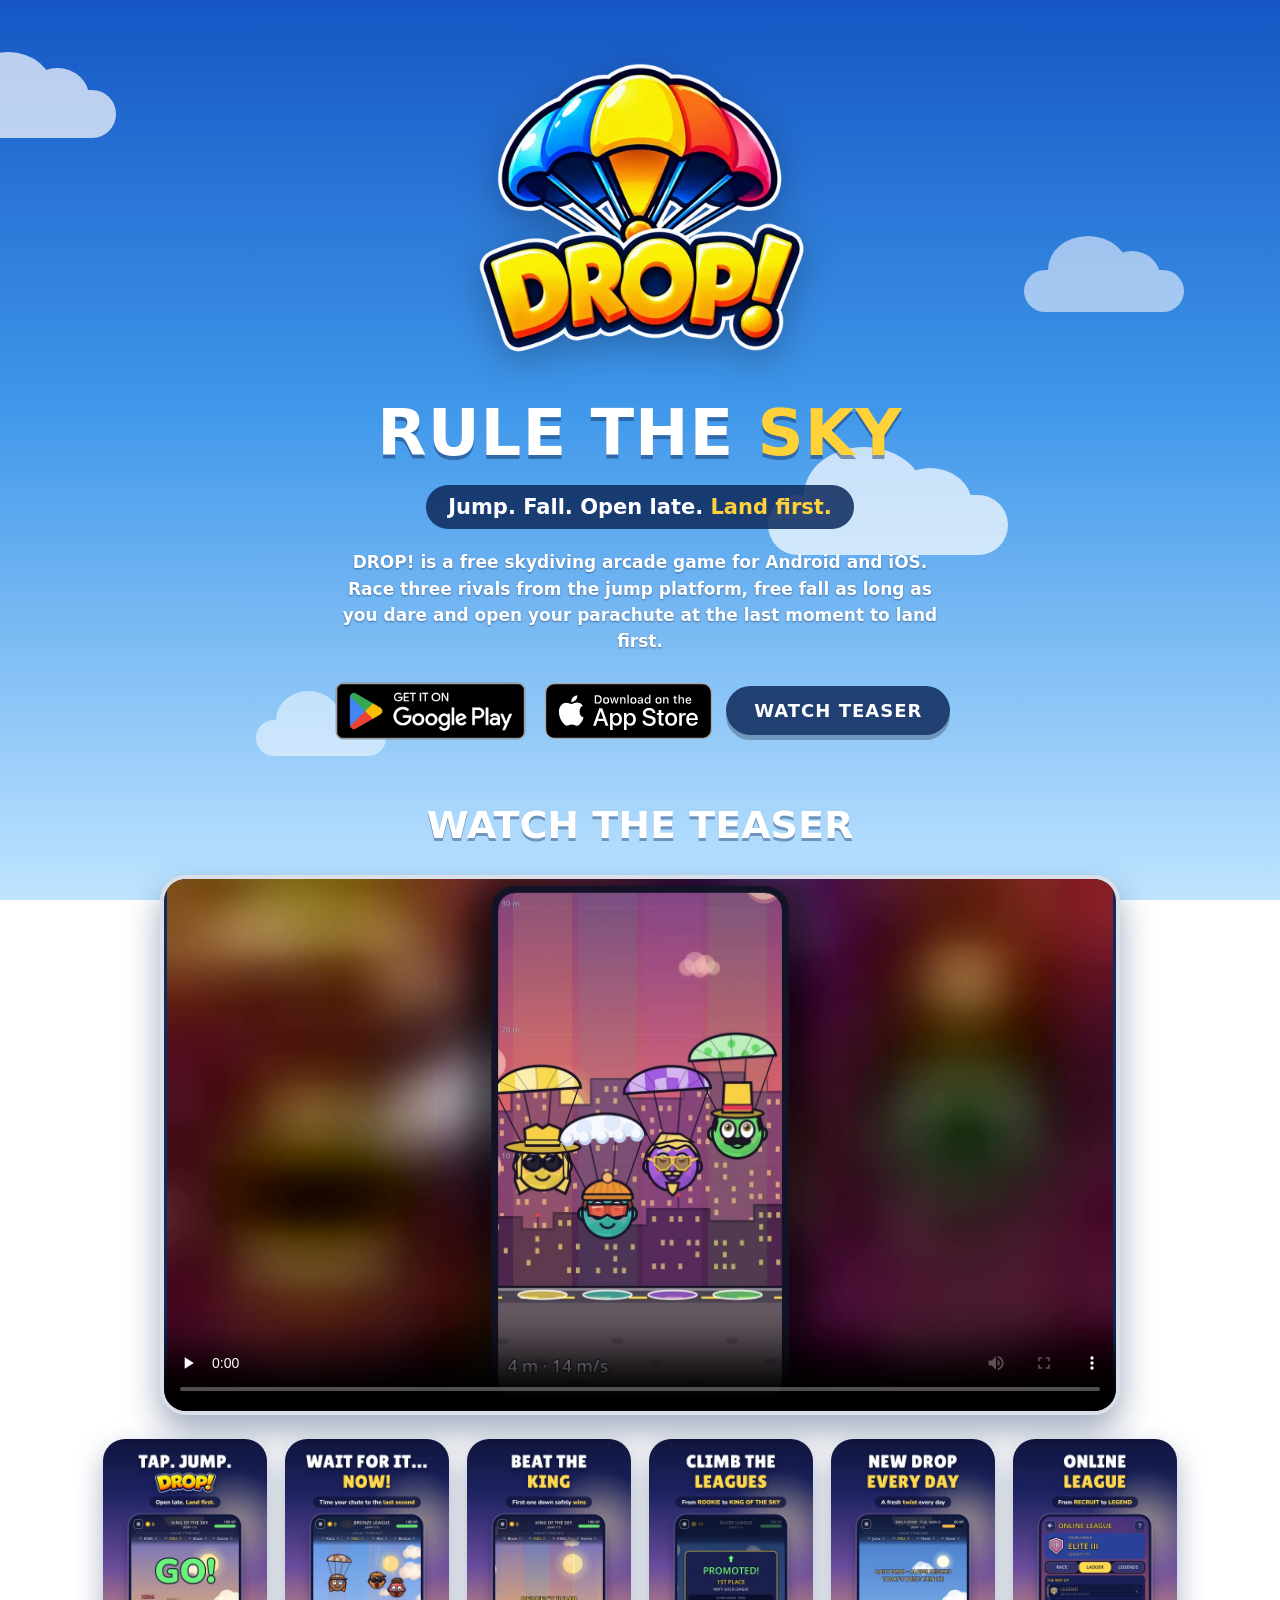
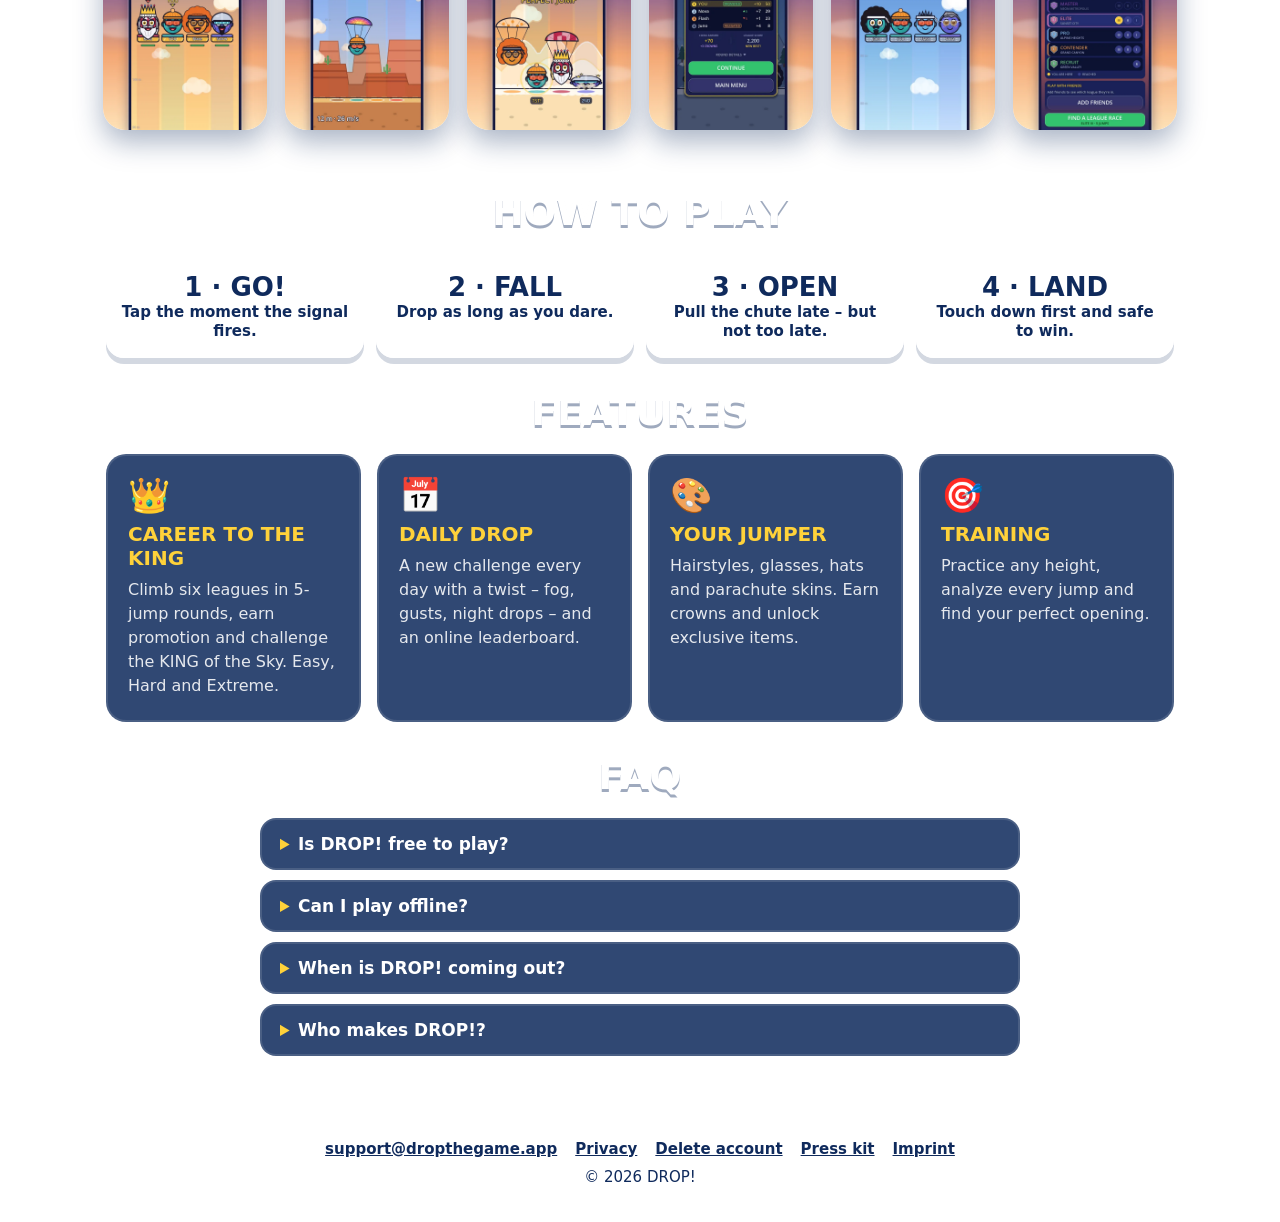
<file: index.html>
<!doctype html>
<html lang="en">
<head>
  <meta charset="utf-8">
  <meta name="viewport" content="width=device-width, initial-scale=1">
  <title>DROP! – Skydiving Game for Android &amp; iOS</title>
  <meta name="description" content="DROP! is a free skydiving arcade game: jump on GO, fall as long as you dare, open your parachute late and land first. Climb six leagues and beat the KING of the Sky.">
  <link rel="canonical" href="https://dropthegame.app/">
  <meta name="theme-color" content="#1d6fd1">
  <link rel="icon" type="image/png" sizes="32x32" href="img/icon-32.png">
  <link rel="apple-touch-icon" href="img/icon-180.png">
  <link rel="preload" as="image" href="img/logo.webp" fetchpriority="high">
  <link rel="preconnect" href="https://gc.zgo.at" crossorigin>
  <script>
    // Store-Badges: Gerät (Android / iPhone+iPad / sonstiges) als Klasse am <html>.
    // Ohne JavaScript oder auf sonstigen Geräten (PC) erscheinen beide Badges.
    (function () {
      var c = document.documentElement.classList;
      var ua = navigator.userAgent || "";
      if (/Android/i.test(ua)) c.add("dev-android");
      else if (/iPhone|iPad|iPod/i.test(ua) || (/Macintosh/.test(ua) && navigator.maxTouchPoints > 1)) c.add("dev-ios");
    })();
  </script>
  <meta property="og:site_name" content="DROP!">
  <meta property="og:title" content="DROP! – Skydiving Game">
  <meta property="og:description" content="Jump. Fall. Open late. Land first. A skydiving arcade game for Android and iOS.">
  <meta property="og:image" content="https://dropthegame.app/img/og-image.jpg">
  <meta property="og:image:width" content="1200">
  <meta property="og:image:height" content="630">
  <meta property="og:image:alt" content="DROP! – Open late. Land first. Jumpers with parachutes and the KING of the Sky.">
  <meta property="og:url" content="https://dropthegame.app/">
  <meta property="og:type" content="website">
  <meta property="og:locale" content="en_US">
  <meta name="twitter:card" content="summary_large_image">
  <script type="application/ld+json">
  {
    "@context": "https://schema.org",
    "@graph": [
      {
        "@type": "WebSite",
        "@id": "https://dropthegame.app/#website",
        "name": "DROP!",
        "alternateName": "DROP! – Skydiving Game",
        "url": "https://dropthegame.app/"
      },
      {
        "@type": "Person",
        "@id": "https://dropthegame.app/#developer",
        "name": "Benjamin Fauster",
        "url": "https://dropthegame.app/",
        "email": "support@dropthegame.app",
        "image": "https://dropthegame.app/img/icon-512.png"
      },
      {
        "@type": "VideoGame",
        "name": "DROP!",
        "alternateName": "DROP! – Skydiving Game",
        "url": "https://dropthegame.app/",
        "description": "A skydiving arcade game: jump on GO, fall as long as you dare, open your parachute late and land first. Climb six leagues, play the Daily Drop and beat the KING of the Sky.",
        "image": "https://dropthegame.app/img/og-image.jpg",
        "genre": ["Arcade", "Sports", "Casual"],
        "gamePlatform": ["Android", "iOS"],
        "applicationCategory": "GameApplication",
        "operatingSystem": "Android, iOS",
        "playMode": "SinglePlayer",
        "inLanguage": "en",
        "author": { "@id": "https://dropthegame.app/#developer" },
        "publisher": { "@id": "https://dropthegame.app/#developer" },
        "screenshot": [
          "https://dropthegame.app/img/shot-1.webp",
          "https://dropthegame.app/img/shot-2.webp",
          "https://dropthegame.app/img/shot-3.webp",
          "https://dropthegame.app/img/shot-4.webp",
          "https://dropthegame.app/img/shot-5.webp",
          "https://dropthegame.app/img/shot-league.webp"
        ],
        "trailer": {
          "@type": "VideoObject",
          "name": "DROP! – Teaser",
          "description": "Gameplay teaser of the skydiving arcade game DROP!.",
          "thumbnailUrl": "https://dropthegame.app/img/teaser-landscape.jpg",
          "contentUrl": "https://dropthegame.app/video/teaser-landscape.mp4",
          "uploadDate": "2026-10-29T12:00:00+01:00",
          "duration": "PT28S"
        }
      }
    ]
  }
  </script>
  <style>
    :root {
      --sky-top: #1556c4;
      --sky-mid: #3f97ea;
      --sky-low: #bfe4ff;
      --navy: #0f2a5c;
      --navy-soft: rgba(15, 42, 92, 0.86);
      --gold: #ffd23a;
      --green: #2bb24c;
      --green-dark: #1d7f35;
      --white: #ffffff;
    }
    * { margin: 0; padding: 0; box-sizing: border-box; }
    html { scroll-behavior: smooth; }
    body {
      font-family: system-ui, -apple-system, "Segoe UI", Roboto, "Helvetica Neue", Arial, sans-serif;
      color: var(--white);
      background: linear-gradient(180deg, var(--sky-top) 0%, var(--sky-mid) 45%, var(--sky-low) 100%);
      background-attachment: fixed;
      min-height: 100vh;
      overflow-x: hidden;
    }
    img { display: block; max-width: 100%; height: auto; }
    a { color: inherit; }

    /* Wolken im Hintergrund */
    .clouds { position: fixed; inset: 0; pointer-events: none; z-index: 0; }
    .cloud {
      position: absolute;
      background: #fff;
      border-radius: 999px;
      opacity: 0.7;
      animation: drift 60s linear infinite;
    }
    .cloud::before, .cloud::after {
      content: "";
      position: absolute;
      background: #fff;
      border-radius: 50%;
    }
    .cloud::before { width: 50%; height: 160%; left: 15%; bottom: 20%; }
    .cloud::after  { width: 35%; height: 120%; right: 15%; bottom: 25%; }
    .c1 { width: 180px; height: 48px; top: 10%; left: -5%; animation-duration: 70s; }
    .c2 { width: 240px; height: 60px; top: 55%; left: 60%; animation-duration: 90s; animation-delay: -40s; }
    .c3 { width: 130px; height: 36px; top: 80%; left: 20%; opacity: 0.5; animation-duration: 80s; animation-delay: -20s; }
    .c4 { width: 160px; height: 42px; top: 30%; left: 80%; opacity: 0.55; animation-duration: 100s; animation-delay: -60s; }
    @keyframes drift {
      from { transform: translateX(-30vw); }
      to   { transform: translateX(130vw); }
    }
    @media (prefers-reduced-motion: reduce) {
      .cloud { animation: none; }
      .hero-logo { animation: none !important; }
    }

    .wrap { position: relative; z-index: 1; max-width: 1100px; margin: 0 auto; padding: 0 16px; }

    /* Hero */
    .hero { text-align: center; padding: 48px 0 32px; }
    .hero-logo {
      width: min(340px, 78vw);
      margin: 0 auto;
      filter: drop-shadow(0 10px 18px rgba(0, 0, 0, 0.25));
      animation: float 4s ease-in-out infinite;
    }
    @keyframes float {
      0%, 100% { transform: translateY(0); }
      50% { transform: translateY(-10px); }
    }
    .headline {
      margin-top: 12px;
      font-size: clamp(34px, 8vw, 64px);
      font-weight: 900;
      line-height: 1.05;
      letter-spacing: 1px;
      text-transform: uppercase;
      text-shadow: 0 4px 0 rgba(15, 42, 92, 0.45);
    }
    .headline span { color: var(--gold); }
    .tagline {
      display: inline-block;
      margin-top: 18px;
      padding: 10px 22px;
      border-radius: 999px;
      background: var(--navy-soft);
      font-size: clamp(16px, 3.8vw, 21px);
      font-weight: 700;
    }
    .tagline span { color: var(--gold); }
    .cta { margin-top: 28px; display: flex; gap: 14px; justify-content: center; align-items: center; flex-wrap: wrap; }
    /* Originales Google-Play-Badge (PNG mit transparentem Rand) – nicht einfärben oder verändern. */
    .play-badge { display: block; margin: -14px -8px; }
    .play-badge img { height: 84px; width: auto; }
    /* Originales App-Store-Badge (SVG ohne Rand), gleich hoch wie das sichtbare Play-Badge. */
    .appstore-badge { display: block; }
    .appstore-badge img { height: 56px; width: auto; }
    .store-alt { margin-top: 14px; font-size: 16px; font-weight: 700; opacity: 0.9; }
    .store-alt a { color: inherit; }
    /* Sichtbarkeit: Android-Gerät → nur Play-Badge groß, iPhone/iPad → nur App-Store-Badge groß;
       der andere Store als kleiner Hinweis darunter. PC/sonstige: beide Badges. */
    .store-alt { display: none; }
    .dev-android .appstore-badge, .dev-ios .play-badge { display: none; }
    .dev-android .store-alt, .dev-ios .store-alt { display: block; }
    .store-alt span { display: none; }
    .dev-android .alt-ios, .dev-ios .alt-play { display: inline; }
    .btn {
      display: inline-block;
      padding: 14px 28px;
      border-radius: 999px;
      font-weight: 800;
      font-size: 18px;
      letter-spacing: 1px;
      text-decoration: none;
      text-transform: uppercase;
    }
    .btn-primary { background: var(--green); box-shadow: 0 5px 0 var(--green-dark); }
    .btn-secondary { background: var(--navy-soft); box-shadow: 0 5px 0 rgba(0, 0, 0, 0.25); }

    /* Teaser-Video: Handy/schmal = Hochformat, breiter Bildschirm im Querformat = Querformat.
       Beide laden erst beim Abspielen (preload="none"). */
    .teaser { display: flex; justify-content: center; padding-top: 8px; }
    .teaser video {
      display: block;
      height: auto;
      border-radius: 26px;
      background: var(--navy);
      border: 4px solid rgba(255, 255, 255, 0.85);
      box-shadow: 0 16px 34px rgba(15, 42, 92, 0.4);
      object-fit: contain; /* im Vollbild nichts abschneiden */
    }
    .teaser .portrait { width: min(320px, 78vw); aspect-ratio: 9 / 16; }
    .teaser .landscape { display: none; width: min(960px, 100%); aspect-ratio: 16 / 9; }
    @media (min-width: 900px) and (orientation: landscape) {
      .teaser .portrait { display: none; }
      .teaser .landscape { display: block; }
    }

    /* Screenshots */
    .shots {
      display: flex;
      gap: 18px;
      overflow-x: auto;
      scroll-snap-type: x mandatory;
      padding: 24px 16px 28px;
      margin: 0 -16px;
      scrollbar-width: none;
    }
    .shots::-webkit-scrollbar { display: none; }
    .shots img {
      flex: 0 0 auto;
      width: min(260px, 68vw);
      border-radius: 22px;
      box-shadow: 0 12px 28px rgba(15, 42, 92, 0.35);
      scroll-snap-align: center;
      cursor: zoom-in;
    }
    .shots img:focus-visible { outline: 4px solid var(--gold); outline-offset: 3px; }

    /* Großansicht der Screenshots (Antippen/Klicken). Wischen, Pfeiltasten, ESC, Zurück-Taste. */
    .lightbox {
      width: 100%;
      height: 100%;
      max-width: none;
      max-height: none;
      margin: 0;
      padding: 0;
      border: 0;
      background: transparent;
      color: var(--white);
      overflow: hidden;
    }
    .lightbox::backdrop { background: rgba(8, 20, 46, 0.92); }
    .lightbox[open] {
      display: flex;
      flex-direction: column;
      align-items: center;
      justify-content: center;
      gap: 14px;
      touch-action: pan-y;
    }
    .lightbox img {
      max-width: 92vw;
      max-height: calc(100vh - 110px);
      max-height: calc(100dvh - 110px);
      width: auto;
      height: auto;
      border-radius: 22px;
      box-shadow: 0 16px 40px rgba(0, 0, 0, 0.5);
      user-select: none;
      -webkit-user-drag: none;
    }
    .lb-bar { display: flex; align-items: center; gap: 18px; font-weight: 800; font-size: 16px; }
    .lb-btn {
      width: 48px;
      height: 48px;
      border-radius: 50%;
      border: 0;
      background: rgba(255, 255, 255, 0.16);
      color: var(--white);
      font-size: 26px;
      line-height: 1;
      cursor: pointer;
    }
    .lb-btn:hover { background: rgba(255, 255, 255, 0.28); }
    .lb-btn:focus-visible { outline: 3px solid var(--gold); }
    .lb-close { position: absolute; top: 14px; right: 14px; }
    @media (min-width: 900px) {
      .lb-prev, .lb-next { position: absolute; top: 50%; transform: translateY(-50%); }
      .lb-prev { left: 24px; }
      .lb-next { right: 24px; }
    }
    @media (min-width: 1100px) {
      .shots { justify-content: center; overflow-x: visible; }
      .shots img { width: 164px; transition: transform 0.2s; }
      .shots img:hover { transform: translateY(-8px) rotate(-1deg); }
    }

    /* Features */
    .section-title {
      text-align: center;
      font-size: clamp(26px, 5vw, 38px);
      font-weight: 900;
      text-transform: uppercase;
      margin: 32px 0 20px;
      text-shadow: 0 3px 0 rgba(15, 42, 92, 0.4);
    }
    .features {
      display: grid;
      grid-template-columns: repeat(auto-fit, minmax(230px, 1fr));
      gap: 16px;
    }
    .card {
      background: var(--navy-soft);
      border-radius: 20px;
      padding: 22px 20px;
      border: 2px solid rgba(255, 255, 255, 0.12);
    }
    .card .icon { font-size: 34px; line-height: 1; }
    .card h3 {
      margin-top: 10px;
      font-size: 20px;
      font-weight: 900;
      text-transform: uppercase;
      color: var(--gold);
    }
    .card p { margin-top: 8px; font-size: 16px; line-height: 1.5; color: rgba(255, 255, 255, 0.88); }

    /* So funktioniert's */
    .steps {
      display: grid;
      grid-template-columns: repeat(auto-fit, minmax(160px, 1fr));
      gap: 12px;
      text-align: center;
    }
    .step {
      background: rgba(255, 255, 255, 0.92);
      color: var(--navy);
      border-radius: 18px;
      padding: 18px 12px;
      box-shadow: 0 6px 0 rgba(15, 42, 92, 0.18);
    }
    .step b { display: block; font-size: 26px; font-weight: 900; }
    .step span { font-size: 15px; font-weight: 600; }

    /* Footer */
    footer {
      margin-top: 56px;
      padding: 28px 0 36px;
      text-align: center;
      color: var(--navy);
      font-size: 15px;
    }
    /* Kurzbeschreibung unter dem Slogan (auch für Suchmaschinen) */
    .intro {
      max-width: 620px;
      margin: 20px auto 0;
      font-size: 17px;
      line-height: 1.55;
      font-weight: 600;
      text-shadow: 0 1px 2px rgba(15, 42, 92, 0.5);
    }

    /* FAQ */
    .faq { max-width: 760px; margin: 0 auto; display: grid; gap: 10px; }
    .faq details {
      background: var(--navy-soft);
      border-radius: 16px;
      border: 2px solid rgba(255, 255, 255, 0.12);
      padding: 14px 18px;
    }
    .faq summary { cursor: pointer; font-weight: 800; font-size: 17px; }
    .faq summary::marker { color: var(--gold); }
    .faq p { margin-top: 8px; line-height: 1.5; color: rgba(255, 255, 255, 0.88); }

    footer .links { display: flex; gap: 18px; justify-content: center; flex-wrap: wrap; margin-bottom: 10px; font-weight: 700; }
  </style>
</head>
<body>
  <div class="clouds" aria-hidden="true">
    <div class="cloud c1"></div>
    <div class="cloud c2"></div>
    <div class="cloud c3"></div>
    <div class="cloud c4"></div>
  </div>

  <div class="wrap">
    <header class="hero">
      <img class="hero-logo" src="img/logo.webp" width="432" height="432" fetchpriority="high" alt="DROP! – Skydiving Game logo with a colorful parachute">
      <h1 class="headline">Rule the <span>Sky</span></h1>
      <p class="tagline">Jump. Fall. Open late. <span>Land first.</span></p>
      <p class="intro">DROP! is a free skydiving arcade game for Android and iOS. Race three rivals from the jump platform, free fall as long as you dare and open your parachute at the last moment to land first.</p>
      <div class="cta">
        <a class="play-badge" href="https://play.google.com/store/apps/details?id=com.vsterstudio.drop"><img src="img/google-play-badge.png" width="646" height="250" alt="Get it on Google Play"></a>
        <a class="appstore-badge" href="https://apps.apple.com/app/id6828981696"><img src="img/app-store-badge.svg" width="120" height="40" alt="Download on the App Store"></a>
        <a class="btn btn-secondary" href="#teaser">Watch teaser</a>
      </div>
      <p class="store-alt">
        <span class="alt-ios">Also on the <a href="https://apps.apple.com/app/id6828981696">App Store</a>.</span>
        <span class="alt-play">Also on <a href="https://play.google.com/store/apps/details?id=com.vsterstudio.drop">Google Play</a>.</span>
      </p>
    </header>

    <main>
    <h2 class="section-title" id="teaser">Watch the teaser</h2>
    <section class="teaser">
      <video class="portrait" controls playsinline preload="none" poster="img/teaser-portrait.webp" width="1080" height="1920" aria-label="DROP! teaser video">
        <source src="video/teaser.mp4" type="video/mp4">
      </video>
      <video class="landscape" controls playsinline preload="none" poster="img/teaser-landscape.jpg" width="1920" height="1080" aria-label="DROP! teaser video">
        <source src="video/teaser-landscape.mp4" type="video/mp4">
      </video>
    </section>

    <section class="shots" aria-label="Screenshots">
      <img src="img/shot-1.webp" width="720" height="1280" loading="lazy" alt="Tap. Jump. DROP! – the GO! signal fires and four jumpers leap off their platforms">
      <img src="img/shot-2.webp" width="720" height="1280" loading="lazy" alt="Wait for it… now! Time your parachute to the last second">
      <img src="img/shot-3.webp" width="720" height="1280" loading="lazy" alt="Beat the KING: first one down safely wins">
      <img src="img/shot-4.webp" width="720" height="1280" loading="lazy" alt="Climb the leagues: PROMOTED! First place in the Silver League">
      <img src="img/shot-5.webp" width="720" height="1280" loading="lazy" alt="New drop every day: the Daily Drop with a fresh twist">
      <img src="img/shot-league.webp" width="720" height="1280" loading="lazy" alt="Online League: climb from RECRUIT to LEGEND against real players">
    </section>

    <dialog class="lightbox" id="lightbox" aria-label="Screenshot">
      <button class="lb-btn lb-close" type="button" aria-label="Close">✕</button>
      <img id="lb-img" alt="">
      <div class="lb-bar">
        <button class="lb-btn lb-prev" type="button" aria-label="Previous screenshot">‹</button>
        <span id="lb-count">1 / 6</span>
        <button class="lb-btn lb-next" type="button" aria-label="Next screenshot">›</button>
      </div>
    </dialog>

    <h2 class="section-title">How to play</h2>
    <div class="steps">
      <div class="step"><b>1 · GO!</b><span>Tap the moment the signal fires.</span></div>
      <div class="step"><b>2 · FALL</b><span>Drop as long as you dare.</span></div>
      <div class="step"><b>3 · OPEN</b><span>Pull the chute late – but not too late.</span></div>
      <div class="step"><b>4 · LAND</b><span>Touch down first and safe to win.</span></div>
    </div>

    <h2 class="section-title" id="features">Features</h2>
    <div class="features">
      <div class="card">
        <div class="icon" aria-hidden="true">👑</div>
        <h3>Career to the KING</h3>
        <p>Climb six leagues in 5-jump rounds, earn promotion and challenge the KING of the Sky. Easy, Hard and Extreme.</p>
      </div>
      <div class="card">
        <div class="icon" aria-hidden="true">📅</div>
        <h3>Daily Drop</h3>
        <p>A new challenge every day with a twist – fog, gusts, night drops – and an online leaderboard.</p>
      </div>
      <div class="card">
        <div class="icon" aria-hidden="true">🎨</div>
        <h3>Your jumper</h3>
        <p>Hairstyles, glasses, hats and parachute skins. Earn crowns and unlock exclusive items.</p>
      </div>
      <div class="card">
        <div class="icon" aria-hidden="true">🎯</div>
        <h3>Training</h3>
        <p>Practice any height, analyze every jump and find your perfect opening.</p>
      </div>
    </div>

    <h2 class="section-title" id="faq">FAQ</h2>
    <div class="faq">
      <details>
        <summary>Is DROP! free to play?</summary>
        <p>Yes. DROP! is free to download and play. It shows ads between rounds, and a one-time “Remove Ads” purchase turns them off.</p>
      </details>
      <details>
        <summary>Can I play offline?</summary>
        <p>Yes. Career, Training and the Daily Drop work without an internet connection. Only online leaderboards and friends need a connection.</p>
      </details>
      <details>
        <summary>When is DROP! coming out?</summary>
        <p>DROP! is out now on <a href="https://play.google.com/store/apps/details?id=com.vsterstudio.drop">Google Play</a> and the <a href="https://apps.apple.com/app/id6828981696">App Store</a>.</p>
      </details>
      <details>
        <summary>Who makes DROP!?</summary>
        <p>DROP! is made by Benjamin Fauster, an independent game developer from Austria. Press and creators find everything in the <a href="press/">press kit</a>.</p>
      </details>
    </div>
    </main>

    <footer>
      <div class="links">
        <a href="mailto:support@dropthegame.app">support@dropthegame.app</a>
        <a href="privacy/">Privacy</a>
        <a href="delete-account/">Delete account</a>
        <a href="press/">Press kit</a>
        <a href="imprint/">Imprint</a>
      </div>
      <p>&copy; 2026 DROP!</p>
    </footer>
  </div>
  <script>
    // Wechselt die Ansicht (Drehen, Fenstergröße), stoppt das nun verborgene Video.
    document.querySelectorAll(".teaser video").forEach(function (v) {
      window.addEventListener("resize", function () {
        if (!v.offsetParent && !v.paused) v.pause();
      });
    });

    // Großansicht: Screenshot antippen öffnet ihn groß; Wischen/Pfeile blättern,
    // Antippen daneben, ✕, ESC oder die Zurück-Taste des Handys schließen.
    (function () {
      var box = document.getElementById("lightbox");
      if (!box || typeof box.showModal !== "function") return;
      var shots = Array.prototype.slice.call(document.querySelectorAll(".shots img"));
      var big = document.getElementById("lb-img");
      var count = document.getElementById("lb-count");
      var index = 0;

      function show(i) {
        index = (i + shots.length) % shots.length;
        big.src = shots[index].src;
        big.alt = shots[index].alt;
        count.textContent = (index + 1) + " / " + shots.length;
      }
      function open(i) {
        show(i);
        box.showModal();
        history.pushState({ lightbox: true }, "");
      }
      function close() {
        if (!box.open) return;
        box.close();
      }

      shots.forEach(function (img, i) {
        img.tabIndex = 0;
        img.setAttribute("role", "button");
        img.addEventListener("click", function () { open(i); });
        img.addEventListener("keydown", function (e) {
          if (e.key === "Enter" || e.key === " ") { e.preventDefault(); open(i); }
        });
      });

      box.querySelector(".lb-prev").addEventListener("click", function () { show(index - 1); });
      box.querySelector(".lb-next").addEventListener("click", function () { show(index + 1); });
      box.querySelector(".lb-close").addEventListener("click", close);
      box.addEventListener("keydown", function (e) {
        if (e.key === "ArrowLeft") show(index - 1);
        if (e.key === "ArrowRight") show(index + 1);
      });
      // Schließen per ESC/✕ entfernt den History-Eintrag wieder; die Zurück-Taste schließt die Ansicht.
      box.addEventListener("close", function () {
        if (history.state && history.state.lightbox) history.back();
      });
      window.addEventListener("popstate", close);

      // Wischen zum Blättern; kurzes Antippen neben dem Bild schließt.
      var startX = 0, startY = 0, moved = false;
      box.addEventListener("pointerdown", function (e) { startX = e.clientX; startY = e.clientY; moved = false; });
      box.addEventListener("pointerup", function (e) {
        var dx = e.clientX - startX, dy = e.clientY - startY;
        if (Math.abs(dx) > 50 && Math.abs(dx) > Math.abs(dy)) { moved = true; show(index + (dx < 0 ? 1 : -1)); }
      });
      box.addEventListener("click", function (e) {
        if (moved) { moved = false; return; }
        if (e.target === box) close();
      });
    })();
  </script>
  <!-- Besucherzähler GoatCounter: ohne Cookies, speichert keine IP-Adressen (siehe /privacy/, Abschnitt 6). -->
  <script data-goatcounter="https://dropthegame.goatcounter.com/count" async src="https://gc.zgo.at/count.js"></script>
</body>
</html>
</file>
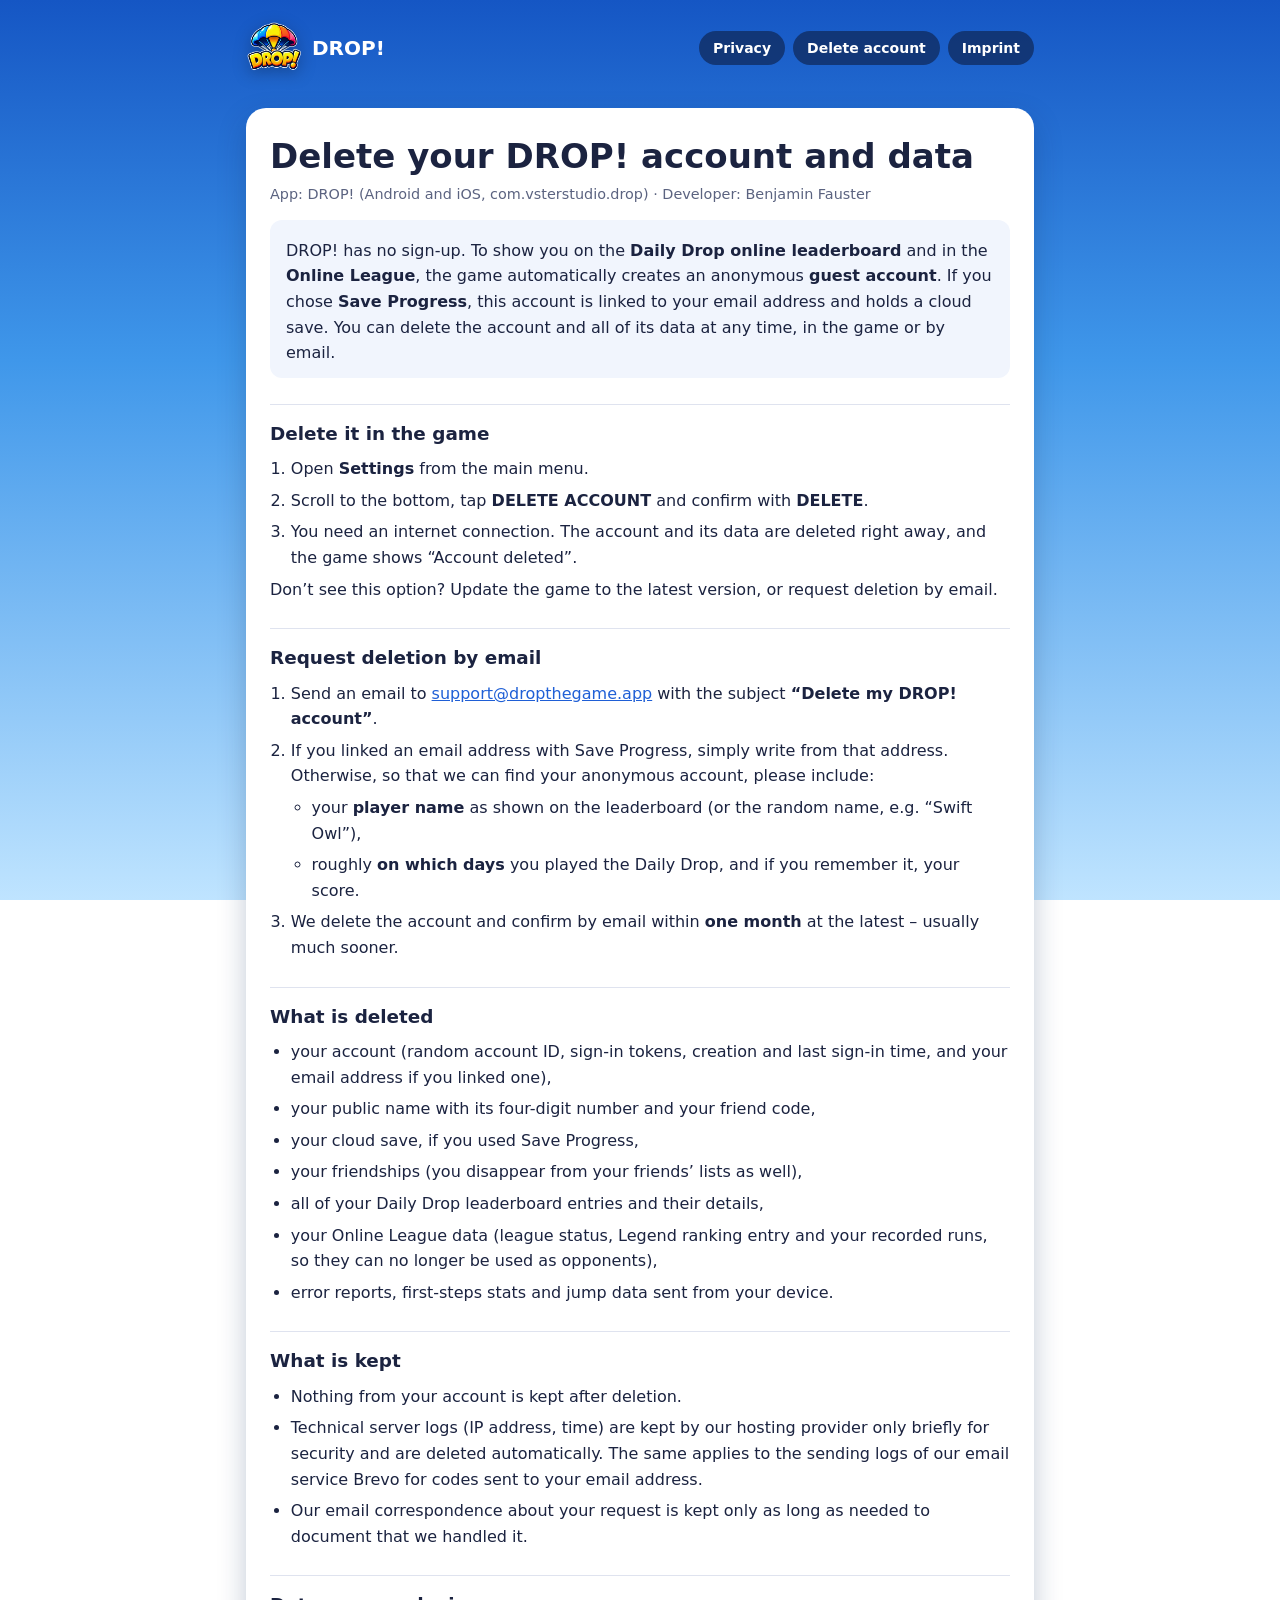
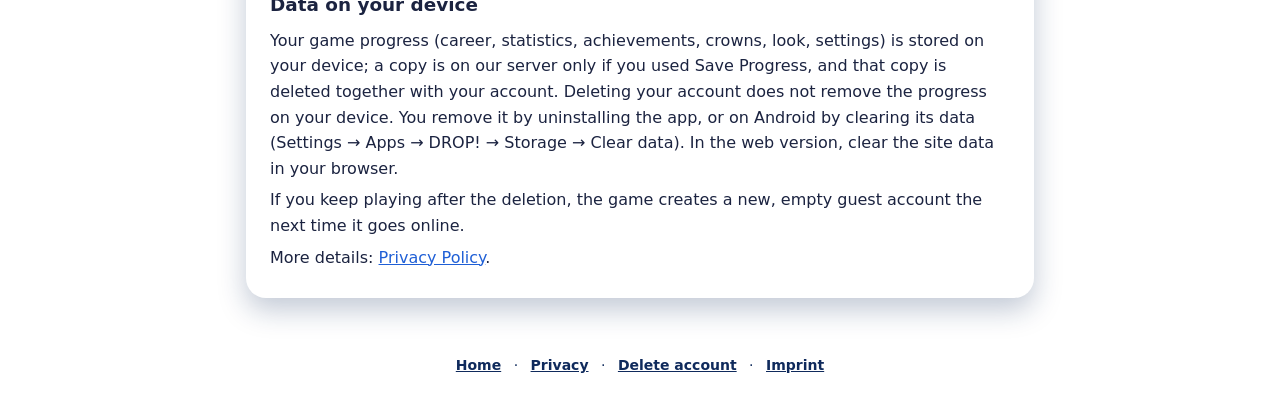
<file: delete-account/index.html>
<!doctype html>
<html lang="en">
<head>
  <meta charset="utf-8">
  <meta name="viewport" content="width=device-width, initial-scale=1">
  <title>DROP! – Delete account</title>
  <meta name="description" content="How to delete your DROP! guest account and Daily Drop leaderboard data.">
  <link rel="canonical" href="https://dropthegame.app/delete-account/">
  <meta name="theme-color" content="#1d6fd1">
  <meta property="og:site_name" content="DROP!">
  <meta property="og:title" content="DROP! – Delete account">
  <meta property="og:description" content="How to delete your DROP! guest account and Daily Drop leaderboard data.">
  <meta property="og:image" content="https://dropthegame.app/img/og-image.jpg">
  <meta property="og:url" content="https://dropthegame.app/delete-account/">
  <meta property="og:type" content="website">
  <meta name="twitter:card" content="summary_large_image">
  <link rel="icon" type="image/png" sizes="32x32" href="../img/icon-32.png">
  <link rel="stylesheet" href="../legal.css">
</head>
<body>
  <div class="top">
    <a class="home" href="../"><img src="../img/logo.webp" width="432" height="432" alt="">DROP!</a>
    <nav>
      <a href="../privacy/">Privacy</a>
      <a href="../delete-account/">Delete account</a>
      <a href="../imprint/">Imprint</a>
    </nav>
  </div>

  <main>
    <section class="card" id="en" lang="en">
      <h1>Delete your DROP! account and data</h1>
      <p class="meta">App: DROP! (Android and iOS, com.vsterstudio.drop) · Developer: Benjamin Fauster</p>
      <div class="summary">
        <p>DROP! has no sign-up. To show you on the <strong>Daily Drop online leaderboard</strong> and in the <strong>Online League</strong>, the game automatically creates an anonymous <strong>guest account</strong>. If you chose <strong>Save Progress</strong>, this account is linked to your email address and holds a cloud save. You can delete the account and all of its data at any time, in the game or by email.</p>
      </div>

      <h2>Delete it in the game</h2>
      <ol>
        <li>Open <strong>Settings</strong> from the main menu.</li>
        <li>Scroll to the bottom, tap <strong>DELETE ACCOUNT</strong> and confirm with <strong>DELETE</strong>.</li>
        <li>You need an internet connection. The account and its data are deleted right away, and the game shows “Account deleted”.</li>
      </ol>
      <p>Don’t see this option? Update the game to the latest version, or request deletion by email.</p>

      <h2>Request deletion by email</h2>
      <ol>
        <li>Send an email to <a href="mailto:support@dropthegame.app?subject=Delete%20my%20DROP!%20account">support@dropthegame.app</a> with the subject <strong>“Delete my DROP! account”</strong>.</li>
        <li>If you linked an email address with Save Progress, simply write from that address. Otherwise, so that we can find your anonymous account, please include:
          <ul>
            <li>your <strong>player name</strong> as shown on the leaderboard (or the random name, e.g. “Swift Owl”),</li>
            <li>roughly <strong>on which days</strong> you played the Daily Drop, and if you remember it, your score.</li>
          </ul>
        </li>
        <li>We delete the account and confirm by email within <strong>one month</strong> at the latest – usually much sooner.</li>
      </ol>

      <h2>What is deleted</h2>
      <ul>
        <li>your account (random account ID, sign-in tokens, creation and last sign-in time, and your email address if you linked one),</li>
        <li>your public name with its four-digit number and your friend code,</li>
        <li>your cloud save, if you used Save Progress,</li>
        <li>your friendships (you disappear from your friends’ lists as well),</li>
        <li>all of your Daily Drop leaderboard entries and their details,</li>
        <li>your Online League data (league status, Legend ranking entry and your recorded runs, so they can no longer be used as opponents),</li>
        <li>error reports, first-steps stats and jump data sent from your device.</li>
      </ul>

      <h2>What is kept</h2>
      <ul>
        <li>Nothing from your account is kept after deletion.</li>
        <li>Technical server logs (IP address, time) are kept by our hosting provider only briefly for security and are deleted automatically. The same applies to the sending logs of our email service Brevo for codes sent to your email address.</li>
        <li>Our email correspondence about your request is kept only as long as needed to document that we handled it.</li>
      </ul>

      <h2>Data on your device</h2>
      <p>Your game progress (career, statistics, achievements, crowns, look, settings) is stored on your device; a copy is on our server only if you used Save Progress, and that copy is deleted together with your account. Deleting your account does not remove the progress on your device. You remove it by uninstalling the app, or on Android by clearing its data (Settings → Apps → DROP! → Storage → Clear data). In the web version, clear the site data in your browser.</p>
      <p>If you keep playing after the deletion, the game creates a new, empty guest account the next time it goes online.</p>
      <p>More details: <a href="../privacy/#en">Privacy Policy</a>.</p>
    </section>

  </main>

  <footer>
    <a href="../">Home</a> · <a href="../privacy/">Privacy</a> · <a href="../delete-account/">Delete account</a> · <a href="../imprint/">Imprint</a>
  </footer>
  <!-- Besucherzähler GoatCounter: ohne Cookies, speichert keine IP-Adressen (siehe /privacy/, Abschnitt 6). -->
  <script data-goatcounter="https://dropthegame.goatcounter.com/count" async src="https://gc.zgo.at/count.js"></script>
</body>
</html>
</file>
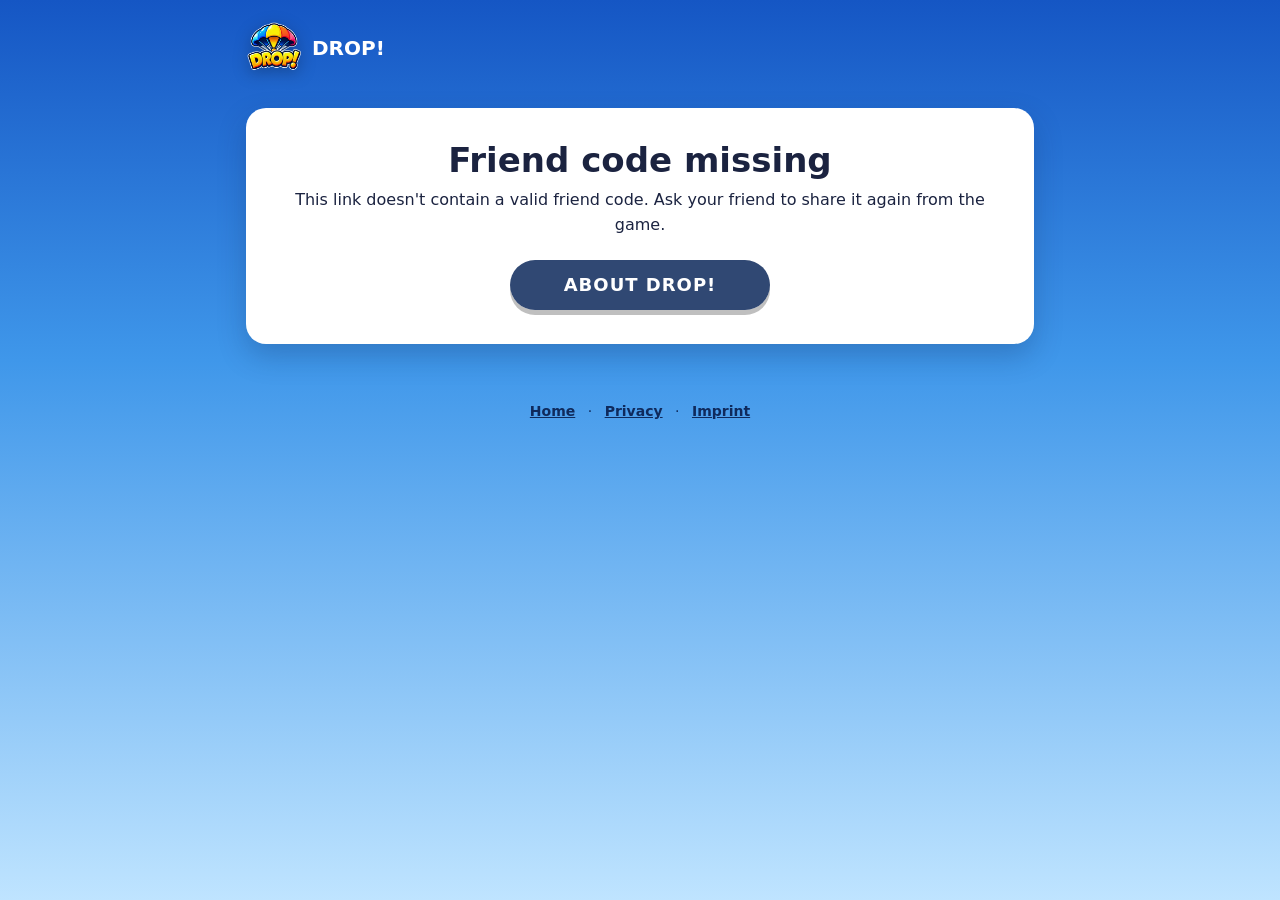
<file: friend/index.html>
<!doctype html>
<html lang="en">
<head>
  <meta charset="utf-8">
  <meta name="viewport" content="width=device-width, initial-scale=1">
  <title>DROP! – Add me as a friend</title>
  <meta name="description" content="Your friend invited you to DROP!. Add their friend code and compare your Daily Drop scores. Friends show up on your leaderboard and in your Online League.">
  <meta name="theme-color" content="#1d6fd1">
  <meta name="robots" content="noindex">
  <meta property="og:title" content="Add me as a friend in DROP!">
  <meta property="og:description" content="Tap to add my friend code and beat my Daily Drop score.">
  <meta property="og:image" content="https://dropthegame.app/img/icon-512.png">
  <meta property="og:url" content="https://dropthegame.app/friend/">
  <meta property="og:type" content="website">
  <link rel="icon" type="image/png" sizes="32x32" href="../img/icon-32.png">
  <link rel="stylesheet" href="../legal.css">
  <style>
    /* Freundes-Seite (Ziel des Teilen-Links aus dem Spiel, ?c=CODE). Öffnet DROP! direkt, wenn installiert (Android App Links). */
    .friend { text-align: center; }
    .friend h1 { margin-top: 24px; }
    .code {
      display: inline-block;
      margin: 18px 0 6px;
      padding: 10px 26px;
      border-radius: 18px;
      background: #0f2a5c;
      color: var(--gold);
      font: 900 clamp(34px, 11vw, 52px)/1.2 system-ui, -apple-system, "Segoe UI", Roboto, Arial, sans-serif;
      letter-spacing: 4px;
    }
    .actions { display: flex; flex-direction: column; gap: 14px; align-items: center; margin: 22px 0 6px; }
    .btn {
      display: inline-block;
      min-width: 260px;
      padding: 14px 28px;
      border: 0;
      border-radius: 999px;
      color: #fff;
      font: 800 18px/1.2 system-ui, -apple-system, "Segoe UI", Roboto, Arial, sans-serif;
      letter-spacing: 1px;
      text-decoration: none;
      text-transform: uppercase;
      cursor: pointer;
    }
    .btn-primary { background: #2bb24c; box-shadow: 0 5px 0 #1d7f35; }
    .btn-secondary { background: rgba(15, 42, 92, 0.86); box-shadow: 0 5px 0 rgba(0, 0, 0, 0.25); }
    .btn[hidden] { display: none; }
    .steps { text-align: left; max-width: 440px; margin: 18px auto 0; }
    .hint { color: var(--muted); font-size: 0.9rem; }
  </style>
</head>
<body>
  <div class="top">
    <a class="home" href="../"><img src="../img/logo.webp" width="432" height="432" alt="">DROP!</a>
  </div>

  <main>
    <section class="card friend">
      <div id="valid" hidden>
        <h1>You're invited to DROP!</h1>
        <p>Add this friend code and compare your Daily Drop scores every day. Friends also show up on your leaderboard and in your Online League.</p>
        <div class="code" id="code">···-···</div>
        <div class="actions">
          <a class="btn btn-primary" id="open" href="#" hidden>Open in DROP!</a>
          <button class="btn btn-secondary" id="copy" type="button">Copy code</button>
          <a class="btn btn-secondary" id="store" href="https://play.google.com/store/apps/details?id=com.vsterstudio.drop">Get it on Google Play</a>
        </div>
        <p class="hint">iOS version coming soon.</p>
        <h2>How to add the code</h2>
        <ol class="steps">
          <li>Install DROP! and open it.</li>
          <li>Open <strong>Daily Drop</strong>, switch the leaderboard to <strong>FRIENDS</strong> and tap <strong>MANAGE FRIENDS</strong>.</li>
          <li>Tap <strong>PASTE</strong> (after copying the code) or type it in, then tap <strong>ADD</strong>.</li>
        </ol>
      </div>
      <div id="invalid" hidden>
        <h1>Friend code missing</h1>
        <p>This link doesn't contain a valid friend code. Ask your friend to share it again from the game.</p>
        <div class="actions">
          <a class="btn btn-secondary" href="../">About DROP!</a>
        </div>
      </div>
      <noscript><p>Please turn on JavaScript to see the friend code.</p></noscript>
    </section>
  </main>

  <footer>
    <a href="../">Home</a> · <a href="../privacy/">Privacy</a> · <a href="../imprint/">Imprint</a>
  </footer>

  <script>
    // Gleiches Alphabet wie FriendCode.ALPHABET im Spiel (ohne 0/O/1/I/L), 6 Zeichen, Anzeige "VJJ-3P7".
    (function () {
      var ALPHABET = "ABCDEFGHJKMNPQRSTUVWXYZ23456789";
      var PACKAGE = "com.vsterstudio.drop";
      var fromQuery = new URLSearchParams(location.search).get("c");
      var raw = (fromQuery || new URLSearchParams(location.hash.slice(1)).get("c") || "").toUpperCase().replace(/[^A-Z0-9]/g, "");
      // Code aus ?c= hinter # verschieben: der Besucherzähler sendet location.search immer mit, den #-Teil nie.
      if (fromQuery !== null && history.replaceState) history.replaceState(null, "", location.pathname + "#c=" + raw);
      var valid = raw.length === 6 && raw.split("").every(function (ch) { return ALPHABET.indexOf(ch) >= 0; });
      document.getElementById(valid ? "valid" : "invalid").hidden = false;
      if (!valid) return;
      var shown = raw.slice(0, 3) + "-" + raw.slice(3);
      document.getElementById("code").textContent = shown;
      document.title = "DROP! – Friend code " + shown;

      // Android: ist DROP! installiert, öffnet der Intent das Spiel mit dem Code, sonst den Play Store.
      if (/Android/i.test(navigator.userAgent)) {
        var store = document.getElementById("store").href;
        var open = document.getElementById("open");
        open.href = "intent://dropthegame.app/friend/?c=" + raw + "#Intent;scheme=https;package=" + PACKAGE +
          ";S.browser_fallback_url=" + encodeURIComponent(store) + ";end";
        open.hidden = false;
      }

      var copy = document.getElementById("copy");
      copy.addEventListener("click", function () {
        var done = function () {
          copy.textContent = "Copied!";
          setTimeout(function () { copy.textContent = "Copy code"; }, 1500);
        };
        if (navigator.clipboard && navigator.clipboard.writeText) {
          navigator.clipboard.writeText(shown).then(done, function () { window.prompt("Copy this code:", shown); });
        } else {
          window.prompt("Copy this code:", shown);
        }
      });
    })();
  </script>
  <!-- Besucherzähler GoatCounter: ohne Cookies, speichert keine IP-Adressen (siehe /privacy/, Abschnitt 6). -->
  <!-- Nur den Pfad zählen, nie den Freundescode aus ?c= oder dem Seitentitel. -->
  <script>window.goatcounter = { path: "/friend/", title: "DROP! – Add me as a friend" };</script>
  <script data-goatcounter="https://dropthegame.goatcounter.com/count" async src="https://gc.zgo.at/count.js"></script>
</body>
</html>
</file>
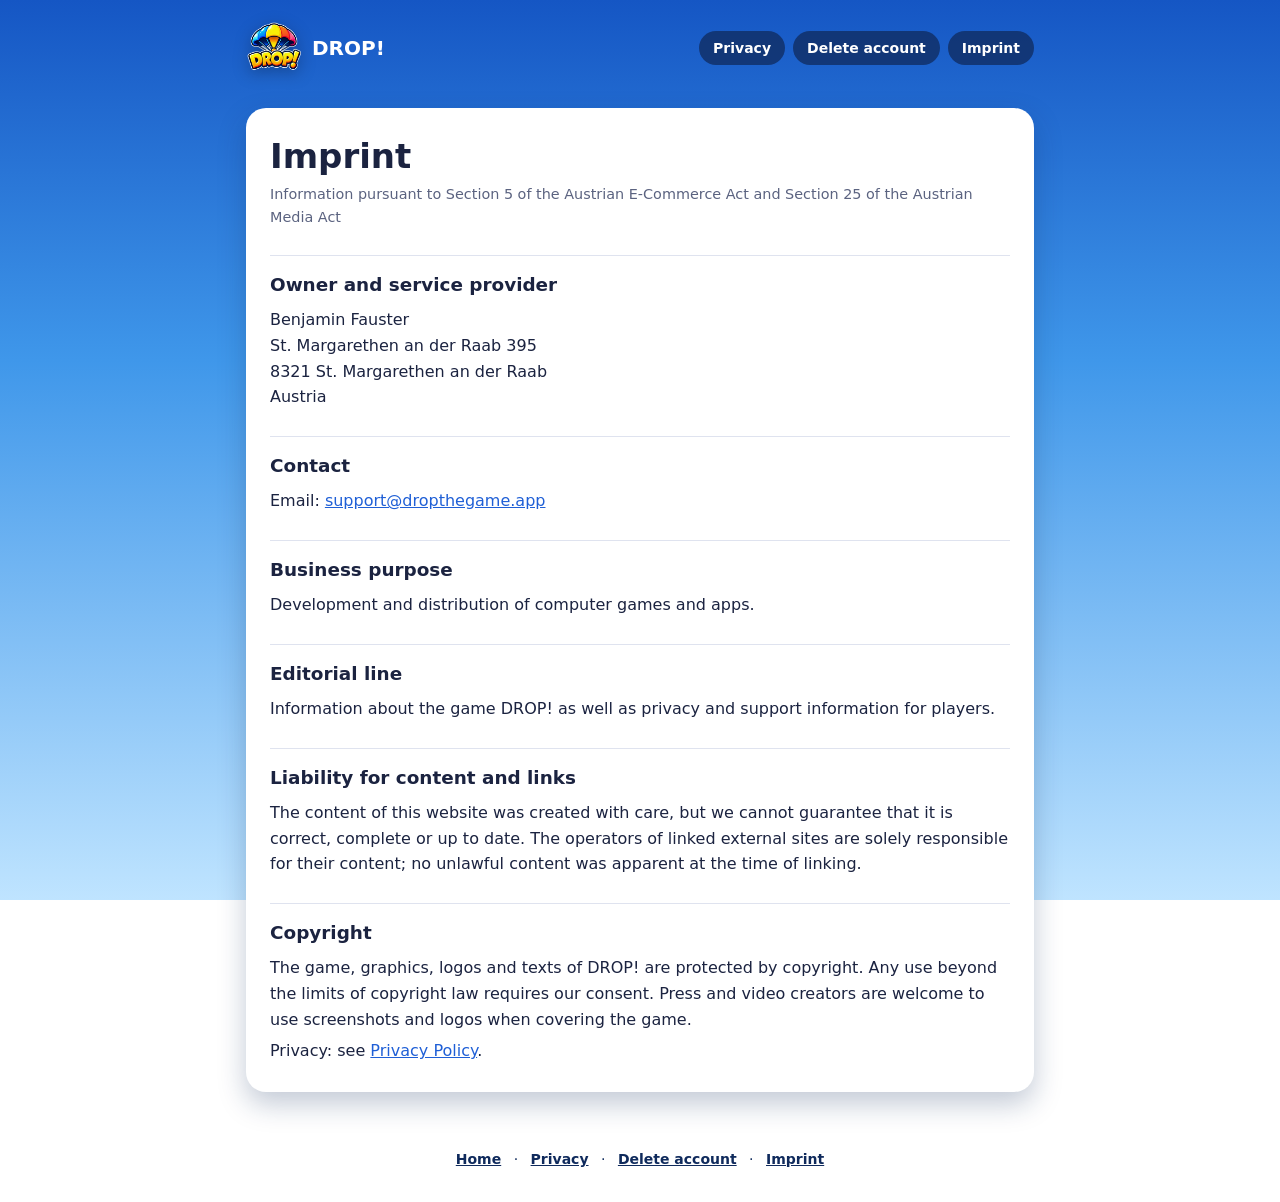
<file: imprint/index.html>
<!doctype html>
<html lang="en">
<head>
  <meta charset="utf-8">
  <meta name="viewport" content="width=device-width, initial-scale=1">
  <title>DROP! – Imprint</title>
  <meta name="description" content="Imprint and legal disclosure for DROP! and dropthegame.app.">
  <link rel="canonical" href="https://dropthegame.app/imprint/">
  <meta name="theme-color" content="#1d6fd1">
  <meta property="og:site_name" content="DROP!">
  <meta property="og:title" content="DROP! – Imprint">
  <meta property="og:description" content="Imprint and legal disclosure for DROP! and dropthegame.app.">
  <meta property="og:image" content="https://dropthegame.app/img/og-image.jpg">
  <meta property="og:url" content="https://dropthegame.app/imprint/">
  <meta property="og:type" content="website">
  <meta name="twitter:card" content="summary_large_image">
  <link rel="icon" type="image/png" sizes="32x32" href="../img/icon-32.png">
  <link rel="stylesheet" href="../legal.css">
</head>
<body>
  <div class="top">
    <a class="home" href="../"><img src="../img/logo.webp" width="432" height="432" alt="">DROP!</a>
    <nav>
      <a href="../privacy/">Privacy</a>
      <a href="../delete-account/">Delete account</a>
      <a href="../imprint/">Imprint</a>
    </nav>
  </div>

  <main>
    <section class="card" id="en" lang="en">
      <h1>Imprint</h1>
      <p class="meta">Information pursuant to Section 5 of the Austrian E-Commerce Act and Section 25 of the Austrian Media Act</p>

      <h2>Owner and service provider</h2>
      <p>
        Benjamin Fauster<br>
        St. Margarethen an der Raab 395<br>
        8321 St. Margarethen an der Raab<br>
        Austria
      </p>

      <h2>Contact</h2>
      <p>Email: <a href="mailto:support@dropthegame.app">support@dropthegame.app</a></p>

      <h2>Business purpose</h2>
      <p>Development and distribution of computer games and apps.</p>

      <h2>Editorial line</h2>
      <p>Information about the game DROP! as well as privacy and support information for players.</p>

      <h2>Liability for content and links</h2>
      <p>The content of this website was created with care, but we cannot guarantee that it is correct, complete or up to date. The operators of linked external sites are solely responsible for their content; no unlawful content was apparent at the time of linking.</p>

      <h2>Copyright</h2>
      <p>The game, graphics, logos and texts of DROP! are protected by copyright. Any use beyond the limits of copyright law requires our consent. Press and video creators are welcome to use screenshots and logos when covering the game.</p>

      <p>Privacy: see <a href="../privacy/#en">Privacy Policy</a>.</p>
    </section>
  </main>

  <footer>
    <a href="../">Home</a> · <a href="../privacy/">Privacy</a> · <a href="../delete-account/">Delete account</a> · <a href="../imprint/">Imprint</a>
  </footer>
  <!-- Besucherzähler GoatCounter: ohne Cookies, speichert keine IP-Adressen (siehe /privacy/, Abschnitt 6). -->
  <script data-goatcounter="https://dropthegame.goatcounter.com/count" async src="https://gc.zgo.at/count.js"></script>
</body>
</html>
</file>
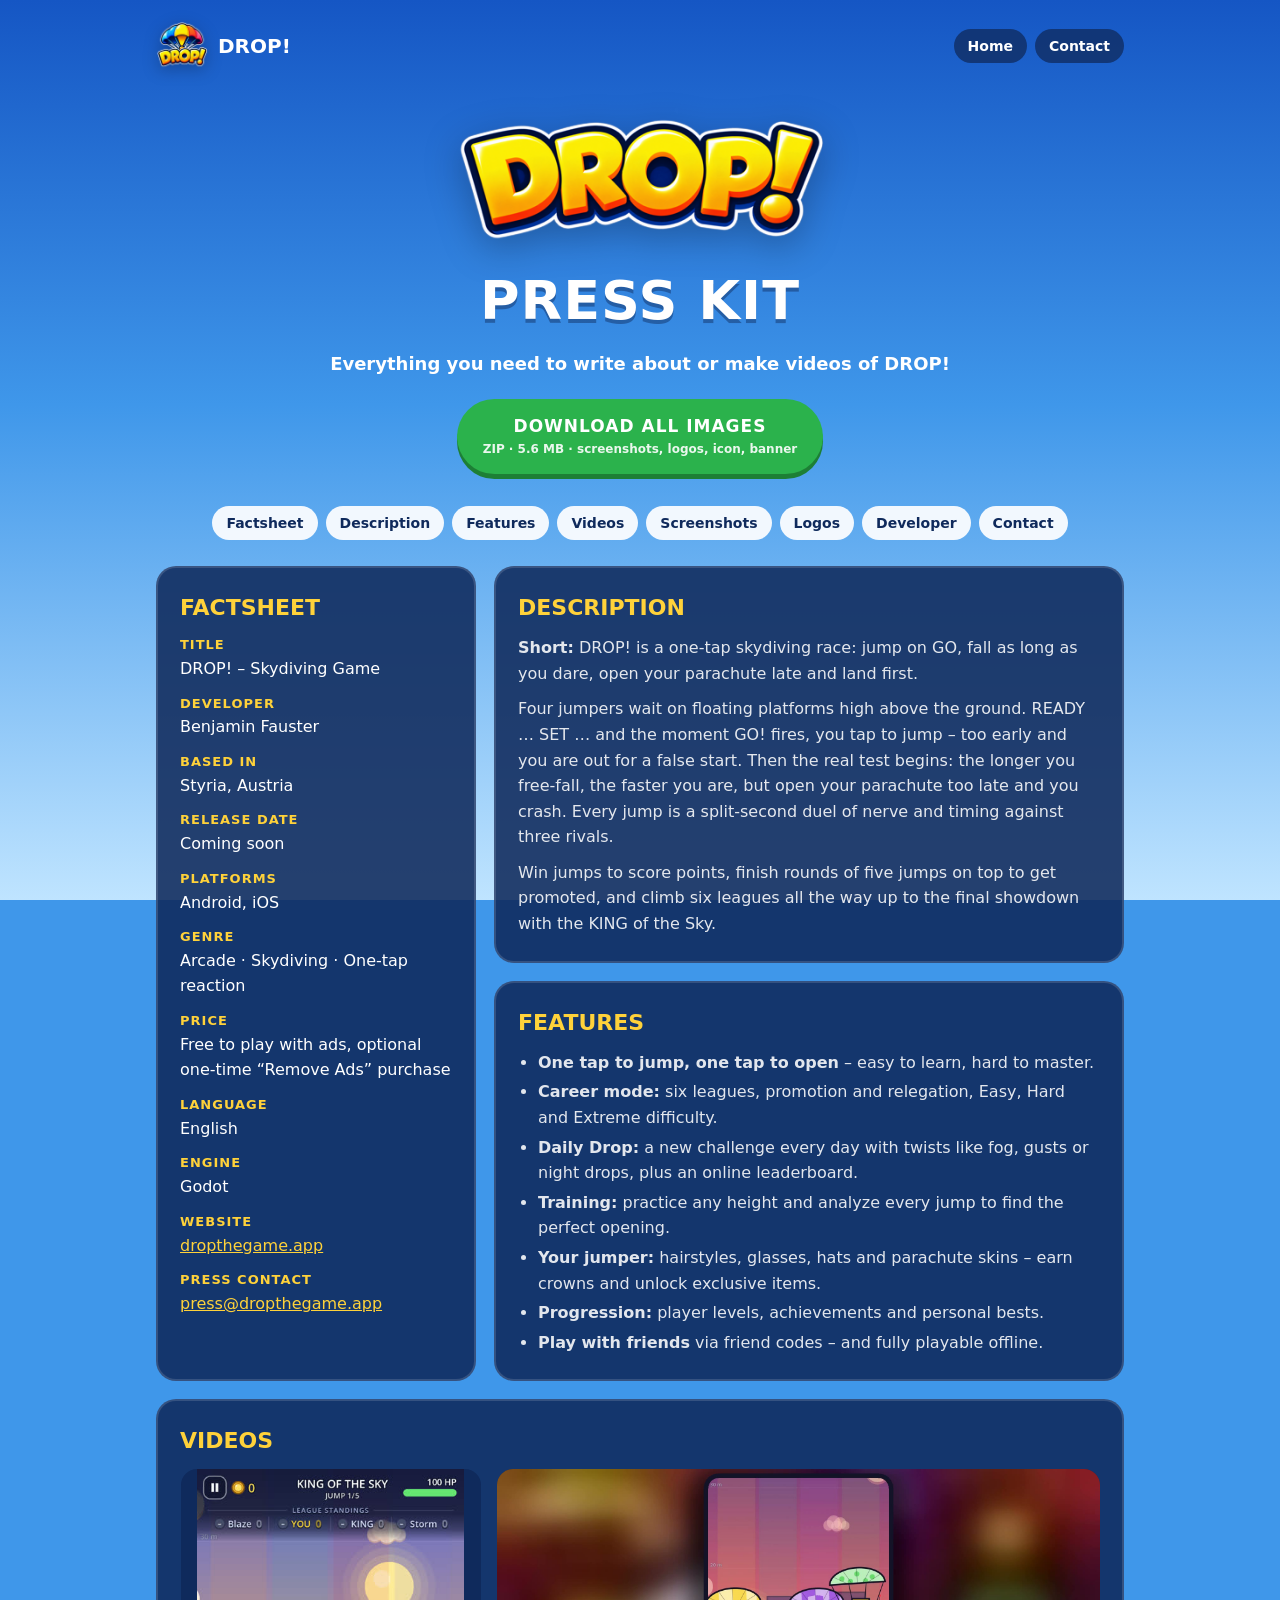
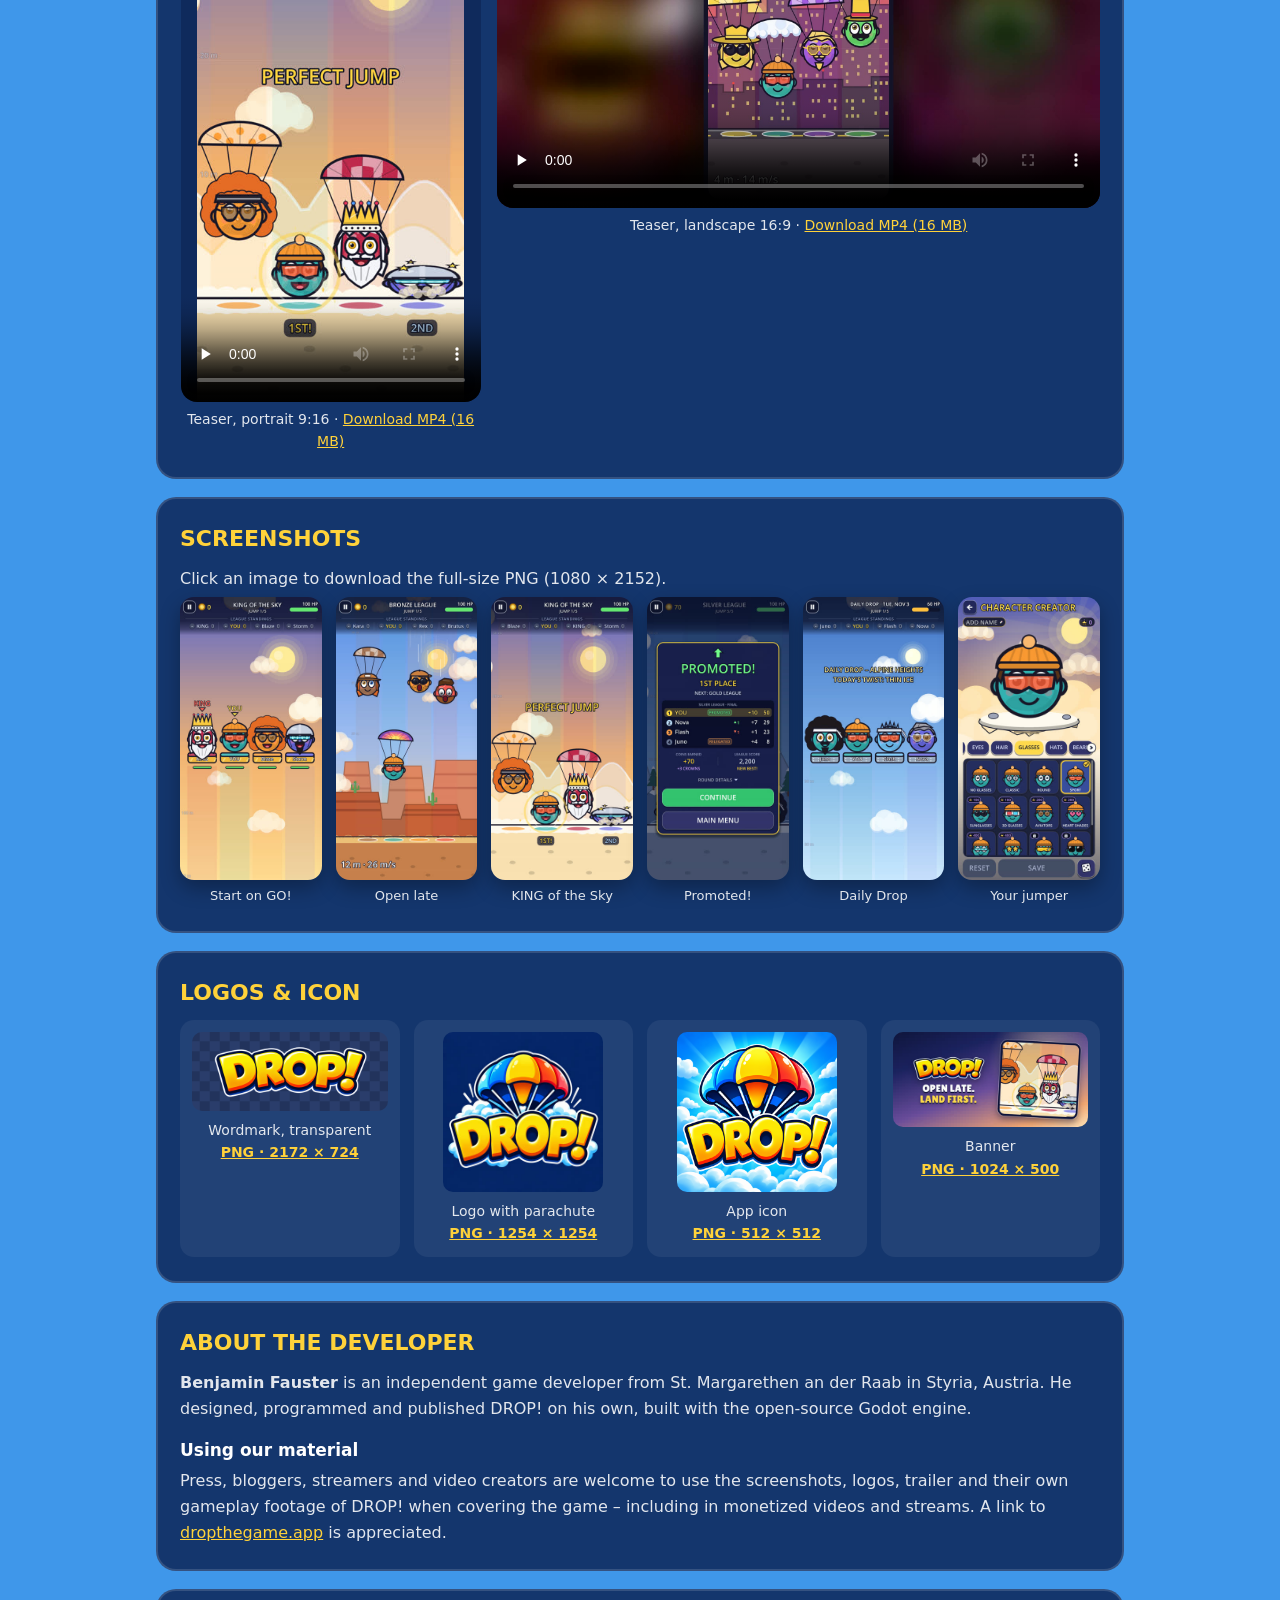
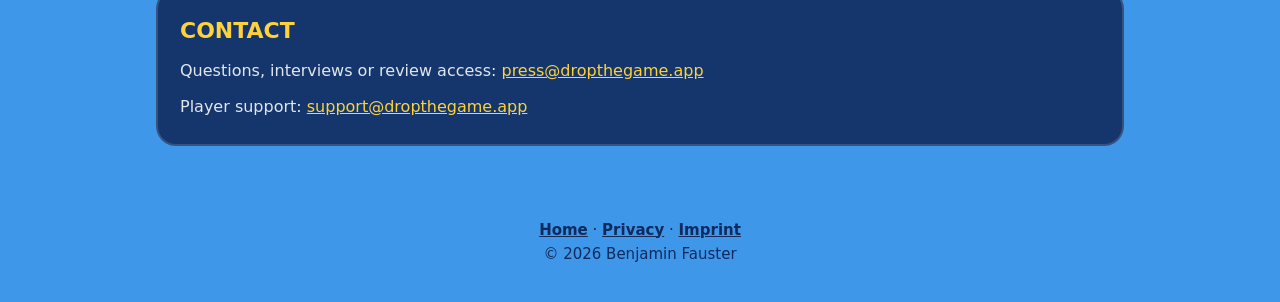
<file: press/index.html>
<!doctype html>
<html lang="en">
<head>
  <meta charset="utf-8">
  <meta name="viewport" content="width=device-width, initial-scale=1">
  <title>DROP! – Press Kit</title>
  <meta name="description" content="Press kit for DROP! – Skydiving Game: factsheet, description, screenshots, logos, trailer and contact.">
  <link rel="canonical" href="https://dropthegame.app/press/">
  <meta property="og:site_name" content="DROP!">
  <meta name="twitter:card" content="summary_large_image">
  <meta name="theme-color" content="#1d6fd1">
  <link rel="icon" type="image/png" sizes="32x32" href="../img/icon-32.png">
  <link rel="apple-touch-icon" href="../img/icon-180.png">
  <meta property="og:title" content="DROP! – Press Kit">
  <meta property="og:description" content="Factsheet, screenshots, logos and trailer for DROP! – Skydiving Game.">
  <meta property="og:image" content="https://dropthegame.app/press/files/drop_banner_1024x500.png">
  <meta property="og:url" content="https://dropthegame.app/press/">
  <meta property="og:type" content="website">
  <style>
    /* Pressekit: gleiche Farben wie die Startseite */
    :root {
      --sky-top: #1556c4;
      --sky-mid: #3f97ea;
      --sky-low: #bfe4ff;
      --navy: #0f2a5c;
      --navy-soft: rgba(15, 42, 92, 0.88);
      --gold: #ffd23a;
      --green: #2bb24c;
      --green-dark: #1d7f35;
      --white: #ffffff;
      --text-soft: rgba(255, 255, 255, 0.88);
      --line: rgba(255, 255, 255, 0.14);
    }
    * { margin: 0; padding: 0; box-sizing: border-box; }
    body {
      font: 16px/1.6 system-ui, -apple-system, "Segoe UI", Roboto, "Helvetica Neue", Arial, sans-serif;
      color: var(--white);
      background: linear-gradient(180deg, var(--sky-top) 0%, var(--sky-mid) 45%, var(--sky-low) 100%);
      background-color: var(--sky-mid);
      background-attachment: fixed;
      min-height: 100vh;
      overflow-x: hidden;
    }
    img { display: block; max-width: 100%; height: auto; }
    a { color: var(--gold); }
    .wrap { max-width: 1000px; margin: 0 auto; padding: 0 16px; }

    /* Kopfzeile */
    .top { display: flex; align-items: center; justify-content: space-between; gap: 12px; padding: 20px 0 8px; flex-wrap: wrap; }
    .top a.home { display: flex; align-items: center; gap: 10px; color: #fff; text-decoration: none; font-weight: 900; font-size: 20px; }
    .top a.home img { width: 52px; height: 52px; filter: drop-shadow(0 4px 8px rgba(0, 0, 0, 0.25)); }
    .top nav { display: flex; gap: 8px; flex-wrap: wrap; }
    .top nav a { padding: 6px 14px; border-radius: 999px; background: rgba(15, 42, 92, 0.75); color: #fff; text-decoration: none; font-weight: 700; font-size: 14px; }

    /* Titel */
    .hero { text-align: center; padding: 28px 0 8px; }
    .hero img { width: min(420px, 86vw); margin: 0 auto; filter: drop-shadow(0 10px 18px rgba(0, 0, 0, 0.25)); }
    .hero h1 {
      margin-top: 10px;
      font-size: clamp(32px, 7vw, 54px);
      font-weight: 900;
      text-transform: uppercase;
      letter-spacing: 1px;
      text-shadow: 0 4px 0 rgba(15, 42, 92, 0.45);
    }
    .hero p { margin-top: 6px; font-size: 18px; font-weight: 700; }
    .btn {
      display: inline-block;
      margin-top: 20px;
      padding: 14px 26px;
      border-radius: 999px;
      background: var(--green);
      box-shadow: 0 5px 0 var(--green-dark);
      color: #fff;
      font-weight: 800;
      font-size: 17px;
      letter-spacing: 1px;
      text-decoration: none;
      text-transform: uppercase;
    }
    .btn small { display: block; font-size: 12px; font-weight: 600; letter-spacing: 0; text-transform: none; opacity: 0.9; }

    /* Inhaltsverzeichnis */
    .toc { display: flex; flex-wrap: wrap; gap: 8px; justify-content: center; margin: 24px 0 8px; }
    .toc a { padding: 6px 14px; border-radius: 999px; background: rgba(255, 255, 255, 0.92); color: var(--navy); font-weight: 700; font-size: 14px; text-decoration: none; }

    /* Karten */
    .card { background: var(--navy-soft); border: 2px solid var(--line); border-radius: 20px; padding: 22px 22px 24px; margin-top: 18px; }
    .card h2 { font-size: 22px; font-weight: 900; text-transform: uppercase; color: var(--gold); margin-bottom: 10px; scroll-margin-top: 16px; }
    .card h3 { font-size: 17px; font-weight: 800; margin: 16px 0 4px; }
    .card p, .card li { color: var(--text-soft); }
    .card p + p { margin-top: 10px; }
    .card ul { padding-left: 20px; }
    .card li + li { margin-top: 4px; }

    .grid-2 { display: grid; grid-template-columns: 1fr; gap: 0 18px; }
    @media (min-width: 800px) { .grid-2 { grid-template-columns: 320px 1fr; } .grid-2 > .card { margin-top: 18px; } }

    /* Factsheet */
    dl.facts dt { font-size: 13px; font-weight: 800; text-transform: uppercase; letter-spacing: 1px; color: var(--gold); margin-top: 12px; }
    dl.facts dt:first-child { margin-top: 0; }
    dl.facts dd { color: var(--white); }

    /* Bilder */
    .gallery { display: grid; grid-template-columns: repeat(auto-fill, minmax(140px, 1fr)); gap: 14px; margin-top: 6px; }
    .gallery a { display: block; text-decoration: none; color: var(--text-soft); font-size: 13px; text-align: center; }
    .gallery img { width: 100%; border-radius: 14px; box-shadow: 0 8px 20px rgba(0, 0, 0, 0.3); margin-bottom: 6px; }
    .assets { display: grid; grid-template-columns: repeat(auto-fit, minmax(200px, 1fr)); gap: 14px; margin-top: 6px; }
    .asset { background: rgba(255, 255, 255, 0.06); border-radius: 14px; padding: 12px; text-align: center; font-size: 14px; color: var(--text-soft); }
    .asset img { margin: 0 auto 8px; max-height: 160px; width: auto; border-radius: 10px; }
    .asset .checker { background: repeating-conic-gradient(#2a3d6b 0% 25%, #22335c 0% 50%) 50% / 20px 20px; border-radius: 10px; padding: 10px; margin-bottom: 8px; }
    .asset .checker img { margin-bottom: 0; }
    .asset a { font-weight: 700; }

    video { display: block; width: 100%; height: auto; border-radius: 16px; background: var(--navy); object-fit: contain; }
    video.portrait { aspect-ratio: 9 / 16; max-width: 300px; margin: 0 auto; }
    video.landscape { aspect-ratio: 16 / 9; }
    .videos { display: grid; grid-template-columns: 1fr; gap: 16px; align-items: start; }
    @media (min-width: 760px) { .videos { grid-template-columns: 1fr 2fr; } }
    .videos p { margin-top: 6px; font-size: 14px; text-align: center; }

    footer { margin-top: 48px; padding: 24px 0 36px; text-align: center; color: var(--navy); font-size: 15px; }
    footer a { color: var(--navy); font-weight: 700; }
  </style>
</head>
<body>
  <div class="wrap">
    <div class="top">
      <a class="home" href="../"><img src="../img/logo.webp" width="432" height="432" alt="">DROP!</a>
      <nav>
        <a href="../">Home</a>
        <a href="#contact">Contact</a>
      </nav>
    </div>

    <header class="hero">
      <img src="thumb/drop_wordmark.png" width="480" height="160" alt="DROP! logo">
      <h1>Press Kit</h1>
      <p>Everything you need to write about or make videos of DROP!</p>
      <a class="btn" href="drop-presskit.zip" download>Download all images<small>ZIP · 5.6 MB · screenshots, logos, icon, banner</small></a>
    </header>

    <nav class="toc" aria-label="Sections">
      <a href="#factsheet">Factsheet</a>
      <a href="#description">Description</a>
      <a href="#features">Features</a>
      <a href="#videos">Videos</a>
      <a href="#images">Screenshots</a>
      <a href="#logos">Logos</a>
      <a href="#developer">Developer</a>
      <a href="#contact">Contact</a>
    </nav>

    <div class="grid-2">
      <section class="card">
        <h2 id="factsheet">Factsheet</h2>
        <dl class="facts">
          <dt>Title</dt>
          <dd>DROP! – Skydiving Game</dd>
          <dt>Developer</dt>
          <dd>Benjamin Fauster</dd>
          <dt>Based in</dt>
          <dd>Styria, Austria</dd>
          <dt>Release date</dt>
          <dd>Coming soon</dd>
          <dt>Platforms</dt>
          <dd>Android, iOS</dd>
          <dt>Genre</dt>
          <dd>Arcade · Skydiving · One-tap reaction</dd>
          <dt>Price</dt>
          <dd>Free to play with ads, optional one-time “Remove Ads” purchase</dd>
          <dt>Language</dt>
          <dd>English</dd>
          <dt>Engine</dt>
          <dd>Godot</dd>
          <dt>Website</dt>
          <dd><a href="https://dropthegame.app/">dropthegame.app</a></dd>
          <dt>Press contact</dt>
          <dd><a href="mailto:press@dropthegame.app">press@dropthegame.app</a></dd>
        </dl>
      </section>

      <div>
        <section class="card">
          <h2 id="description">Description</h2>
          <p><strong>Short:</strong> DROP! is a one-tap skydiving race: jump on GO, fall as long as you dare, open your parachute late and land first.</p>
          <p>Four jumpers wait on floating platforms high above the ground. READY … SET … and the moment GO! fires, you tap to jump – too early and you are out for a false start. Then the real test begins: the longer you free-fall, the faster you are, but open your parachute too late and you crash. Every jump is a split-second duel of nerve and timing against three rivals.</p>
          <p>Win jumps to score points, finish rounds of five jumps on top to get promoted, and climb six leagues all the way up to the final showdown with the KING of the Sky.</p>
        </section>

        <section class="card">
          <h2 id="features">Features</h2>
          <ul>
            <li><strong>One tap to jump, one tap to open</strong> – easy to learn, hard to master.</li>
            <li><strong>Career mode:</strong> six leagues, promotion and relegation, Easy, Hard and Extreme difficulty.</li>
            <li><strong>Daily Drop:</strong> a new challenge every day with twists like fog, gusts or night drops, plus an online leaderboard.</li>
            <li><strong>Training:</strong> practice any height and analyze every jump to find the perfect opening.</li>
            <li><strong>Your jumper:</strong> hairstyles, glasses, hats and parachute skins – earn crowns and unlock exclusive items.</li>
            <li><strong>Progression:</strong> player levels, achievements and personal bests.</li>
            <li><strong>Play with friends</strong> via friend codes – and fully playable offline.</li>
          </ul>
        </section>
      </div>
    </div>

    <section class="card">
      <h2 id="videos">Videos</h2>
      <div class="videos">
        <div>
          <video class="portrait" controls playsinline preload="none" poster="thumb/drop_king.jpg" width="1080" height="1920" aria-label="DROP! teaser, portrait">
            <source src="../video/teaser.mp4" type="video/mp4">
          </video>
          <p>Teaser, portrait 9:16 · <a href="../video/teaser.mp4" download>Download MP4 (16 MB)</a></p>
        </div>
        <div>
          <video class="landscape" controls playsinline preload="none" poster="../img/teaser-landscape.jpg" width="1920" height="1080" aria-label="DROP! teaser, landscape">
            <source src="../video/teaser-landscape.mp4" type="video/mp4">
          </video>
          <p>Teaser, landscape 16:9 · <a href="../video/teaser-landscape.mp4" download>Download MP4 (16 MB)</a></p>
        </div>
      </div>
    </section>

    <section class="card">
      <h2 id="images">Screenshots</h2>
      <p>Click an image to download the full-size PNG (1080 × 2152).</p>
      <div class="gallery">
        <a href="files/screenshots/drop_go.png" download><img src="thumb/drop_go.jpg" width="360" height="718" loading="lazy" alt="READY, SET, GO: four jumpers on their platforms">Start on GO!</a>
        <a href="files/screenshots/drop_chute.png" download><img src="thumb/drop_chute.jpg" width="360" height="718" loading="lazy" alt="Parachutes open during the descent">Open late</a>
        <a href="files/screenshots/drop_king.png" download><img src="thumb/drop_king.jpg" width="360" height="718" loading="lazy" alt="Perfect jump against the KING of the Sky">KING of the Sky</a>
        <a href="files/screenshots/drop_promoted.png" download><img src="thumb/drop_promoted.jpg" width="360" height="718" loading="lazy" alt="League result: promoted">Promoted!</a>
        <a href="files/screenshots/drop_daily.png" download><img src="thumb/drop_daily.jpg" width="360" height="718" loading="lazy" alt="Daily Drop challenge">Daily Drop</a>
        <a href="files/screenshots/drop_creator.png" download><img src="thumb/drop_creator.jpg" width="360" height="718" loading="lazy" alt="Customize your jumper">Your jumper</a>
      </div>
    </section>

    <section class="card">
      <h2 id="logos">Logos &amp; icon</h2>
      <div class="assets">
        <div class="asset">
          <div class="checker"><img src="thumb/drop_wordmark.png" width="480" height="160" loading="lazy" alt="DROP! wordmark"></div>
          Wordmark, transparent<br><a href="files/drop_wordmark_transparent.png" download>PNG · 2172 × 724</a>
        </div>
        <div class="asset">
          <img src="thumb/drop_logo.jpg" width="360" height="360" loading="lazy" alt="DROP! logo with parachute">
          Logo with parachute<br><a href="files/drop_logo.png" download>PNG · 1254 × 1254</a>
        </div>
        <div class="asset">
          <img src="files/drop_icon_512.png" width="160" height="160" loading="lazy" alt="DROP! app icon">
          App icon<br><a href="files/drop_icon_512.png" download>PNG · 512 × 512</a>
        </div>
        <div class="asset">
          <img src="thumb/drop_banner.jpg" width="512" height="250" loading="lazy" alt="DROP! banner: Open late. Land first.">
          Banner<br><a href="files/drop_banner_1024x500.png" download>PNG · 1024 × 500</a>
        </div>
      </div>
    </section>

    <section class="card">
      <h2 id="developer">About the developer</h2>
      <p><strong>Benjamin Fauster</strong> is an independent game developer from St. Margarethen an der Raab in Styria, Austria. He designed, programmed and published DROP! on his own, built with the open-source Godot engine.</p>

      <h3>Using our material</h3>
      <p>Press, bloggers, streamers and video creators are welcome to use the screenshots, logos, trailer and their own gameplay footage of DROP! when covering the game – including in monetized videos and streams. A link to <a href="https://dropthegame.app/">dropthegame.app</a> is appreciated.</p>
    </section>

    <section class="card">
      <h2 id="contact">Contact</h2>
      <p>Questions, interviews or review access: <a href="mailto:press@dropthegame.app">press@dropthegame.app</a></p>
      <p>Player support: <a href="mailto:support@dropthegame.app">support@dropthegame.app</a></p>
    </section>

    <footer>
      <a href="../">Home</a> · <a href="../privacy/">Privacy</a> · <a href="../imprint/">Imprint</a>
      <p>&copy; 2026 Benjamin Fauster</p>
    </footer>
  </div>
  <!-- Besucherzähler GoatCounter: ohne Cookies, speichert keine IP-Adressen (siehe /privacy/, Abschnitt 6). -->
  <script data-goatcounter="https://dropthegame.goatcounter.com/count" async src="https://gc.zgo.at/count.js"></script>
</body>
</html>
</file>
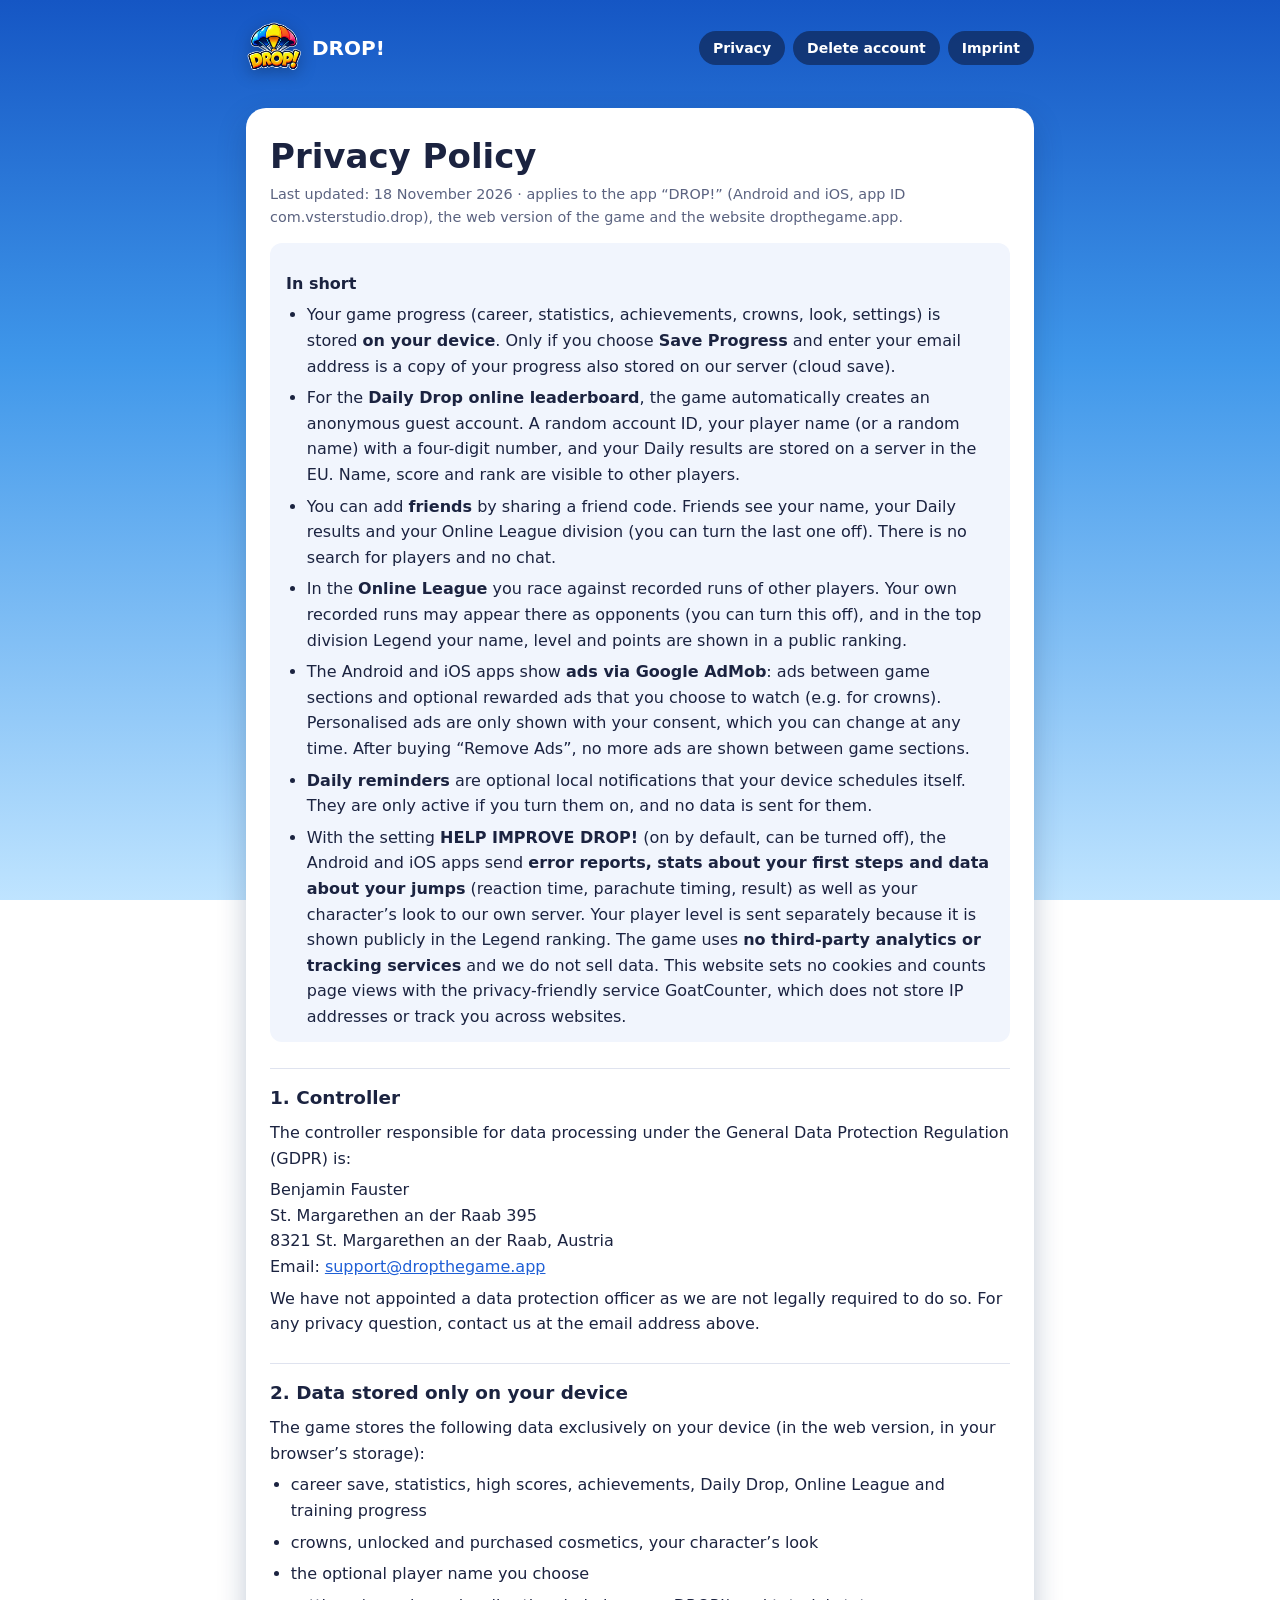
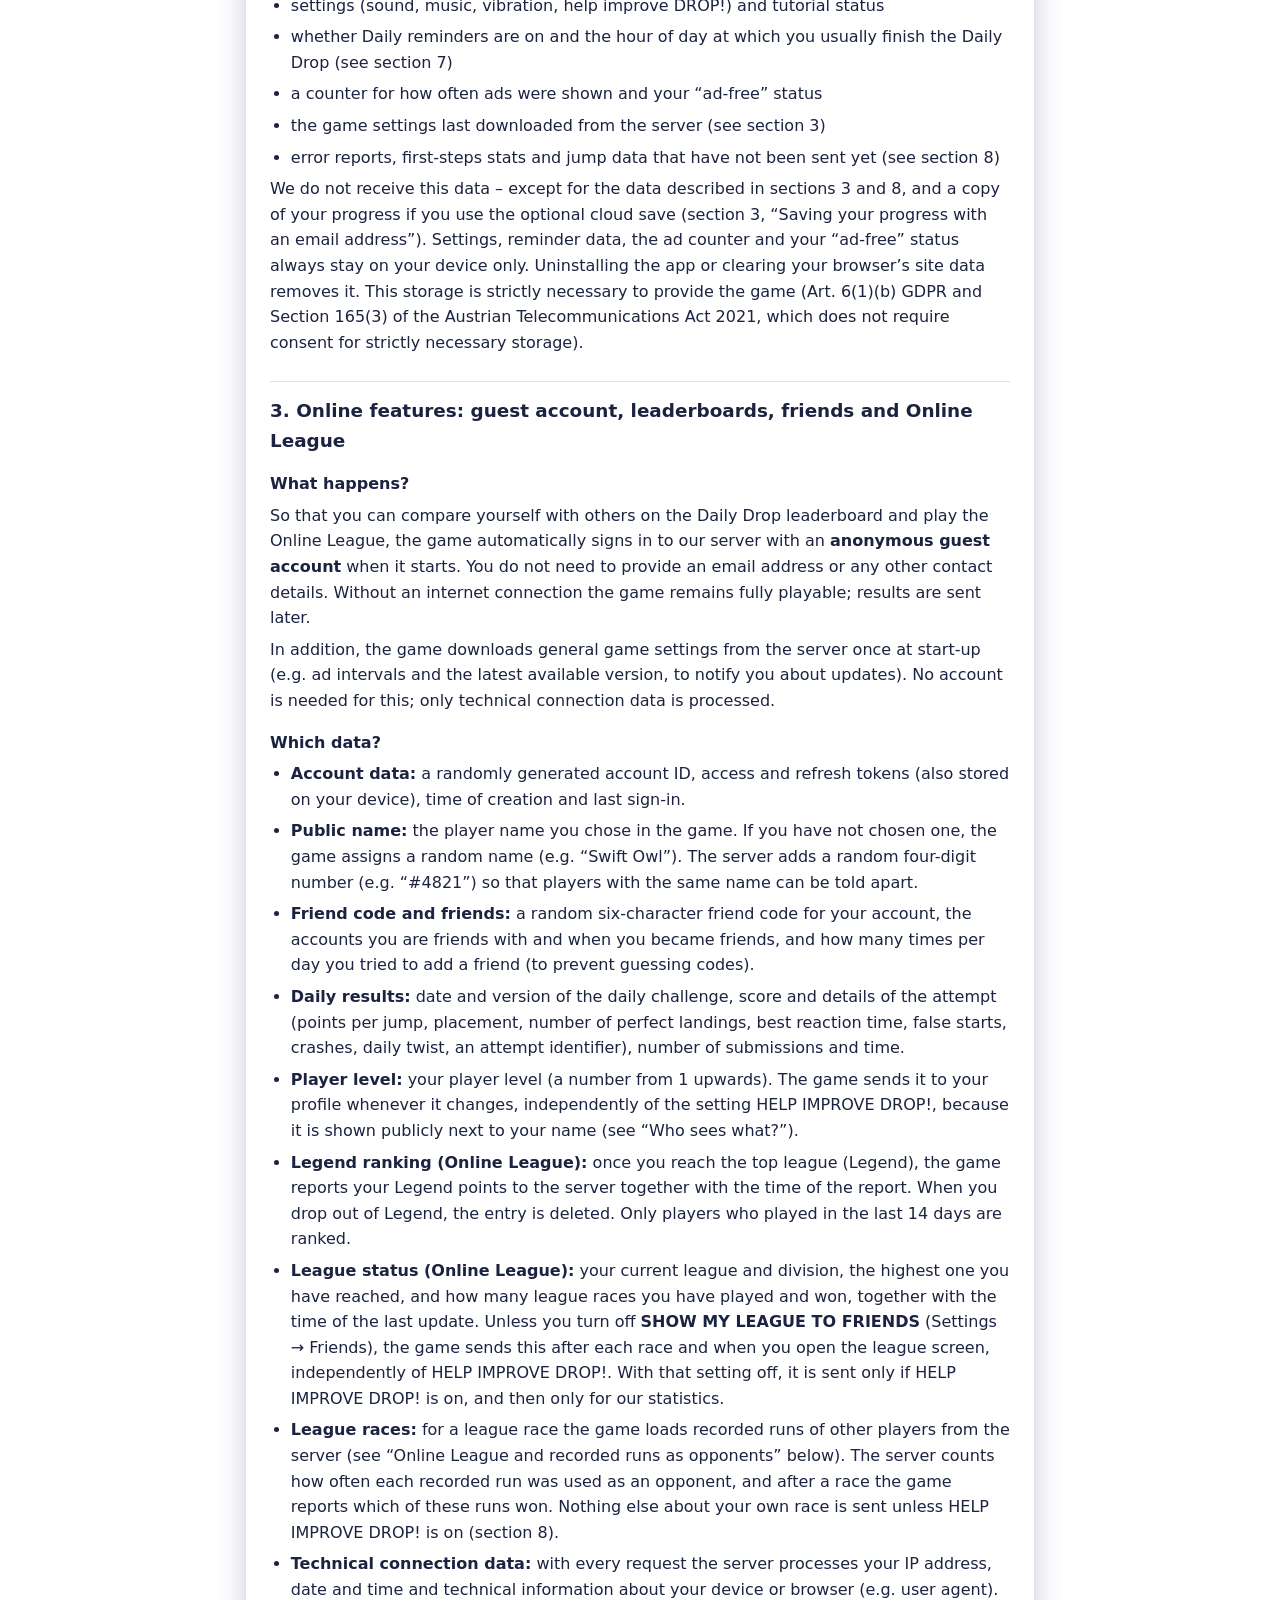
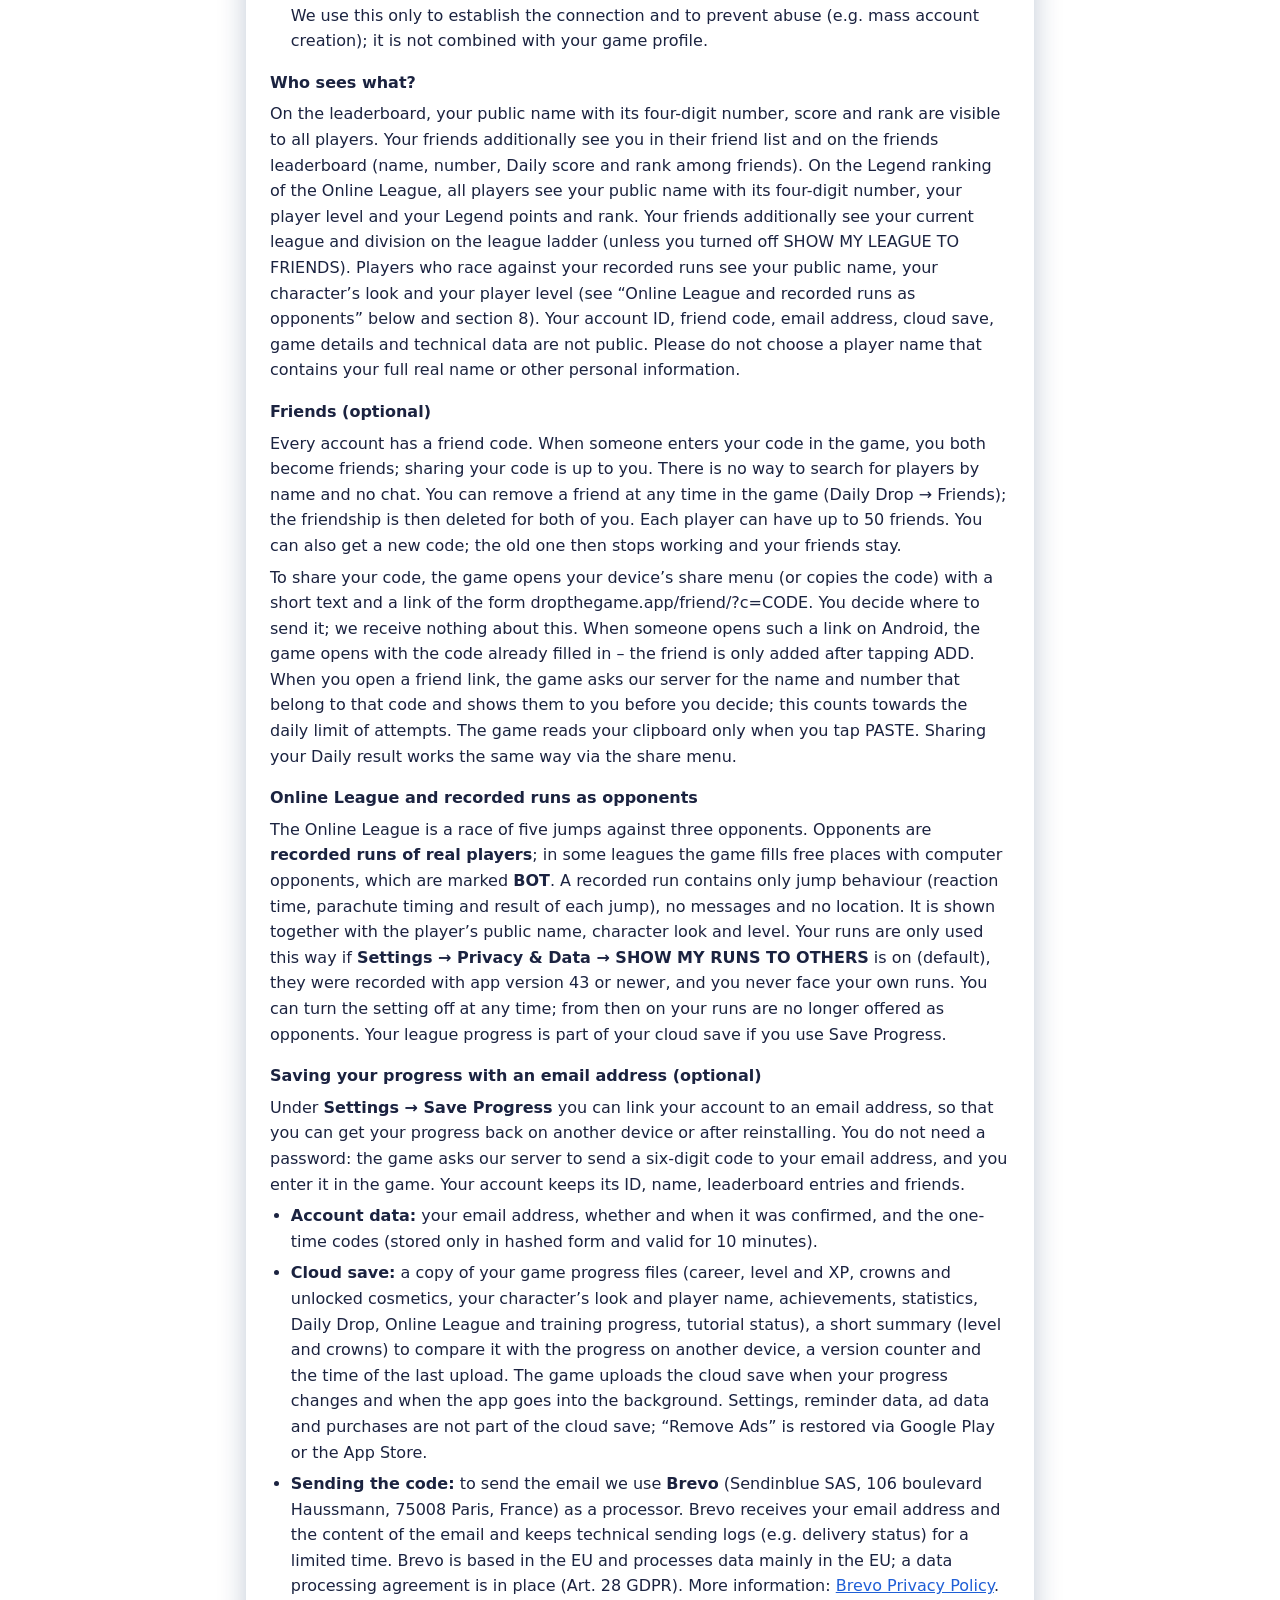
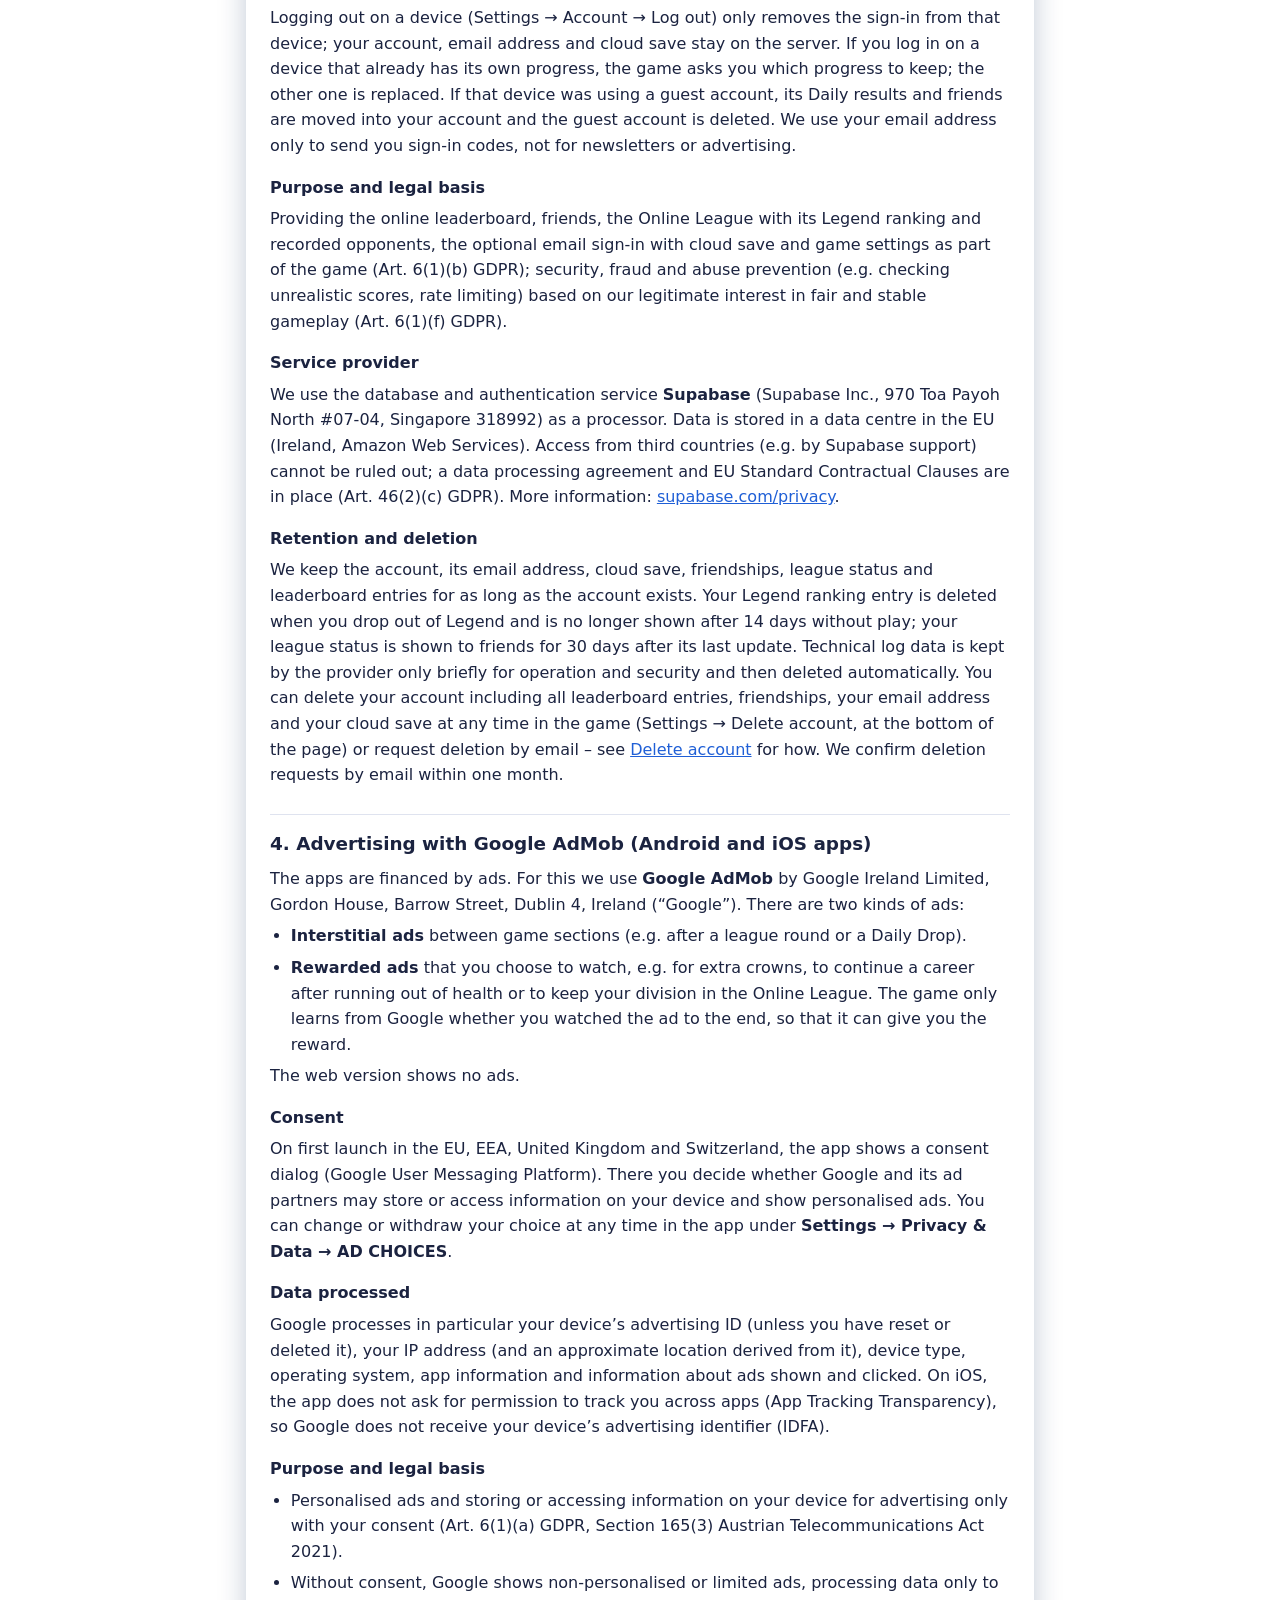
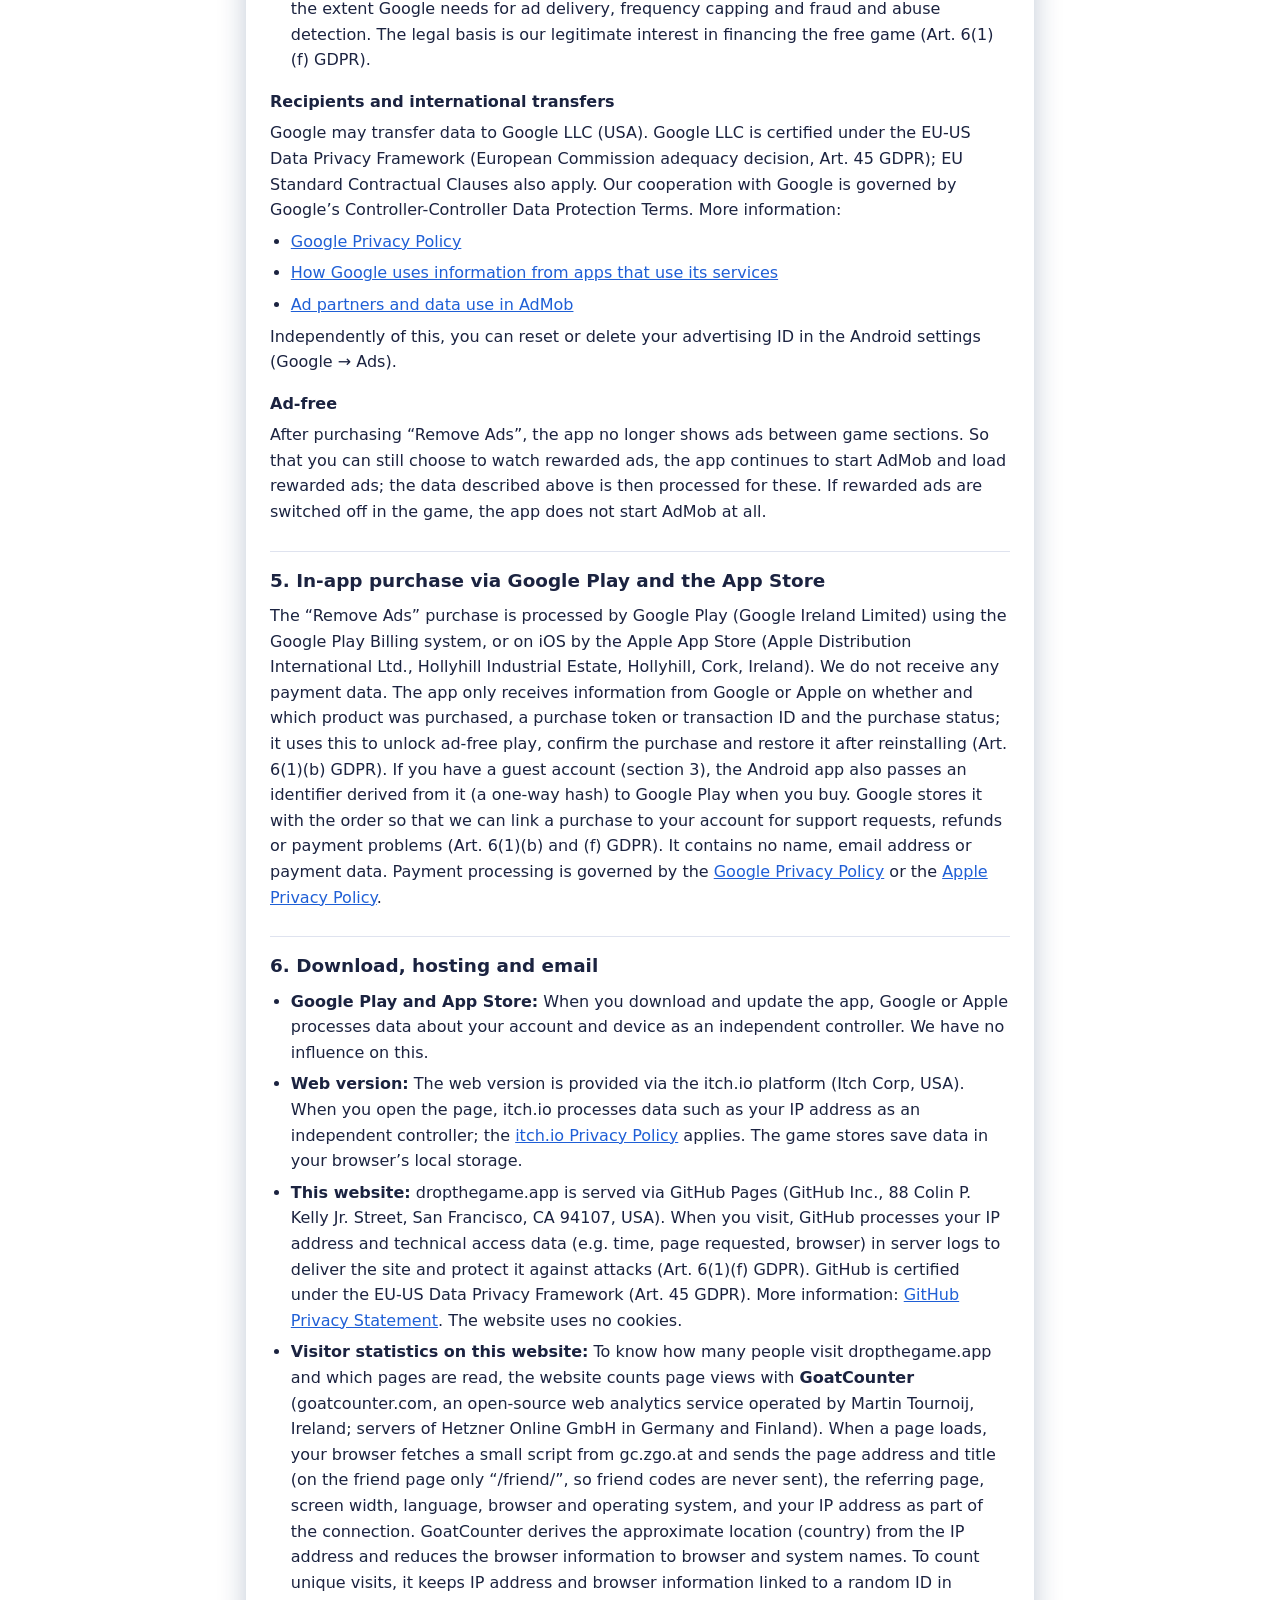
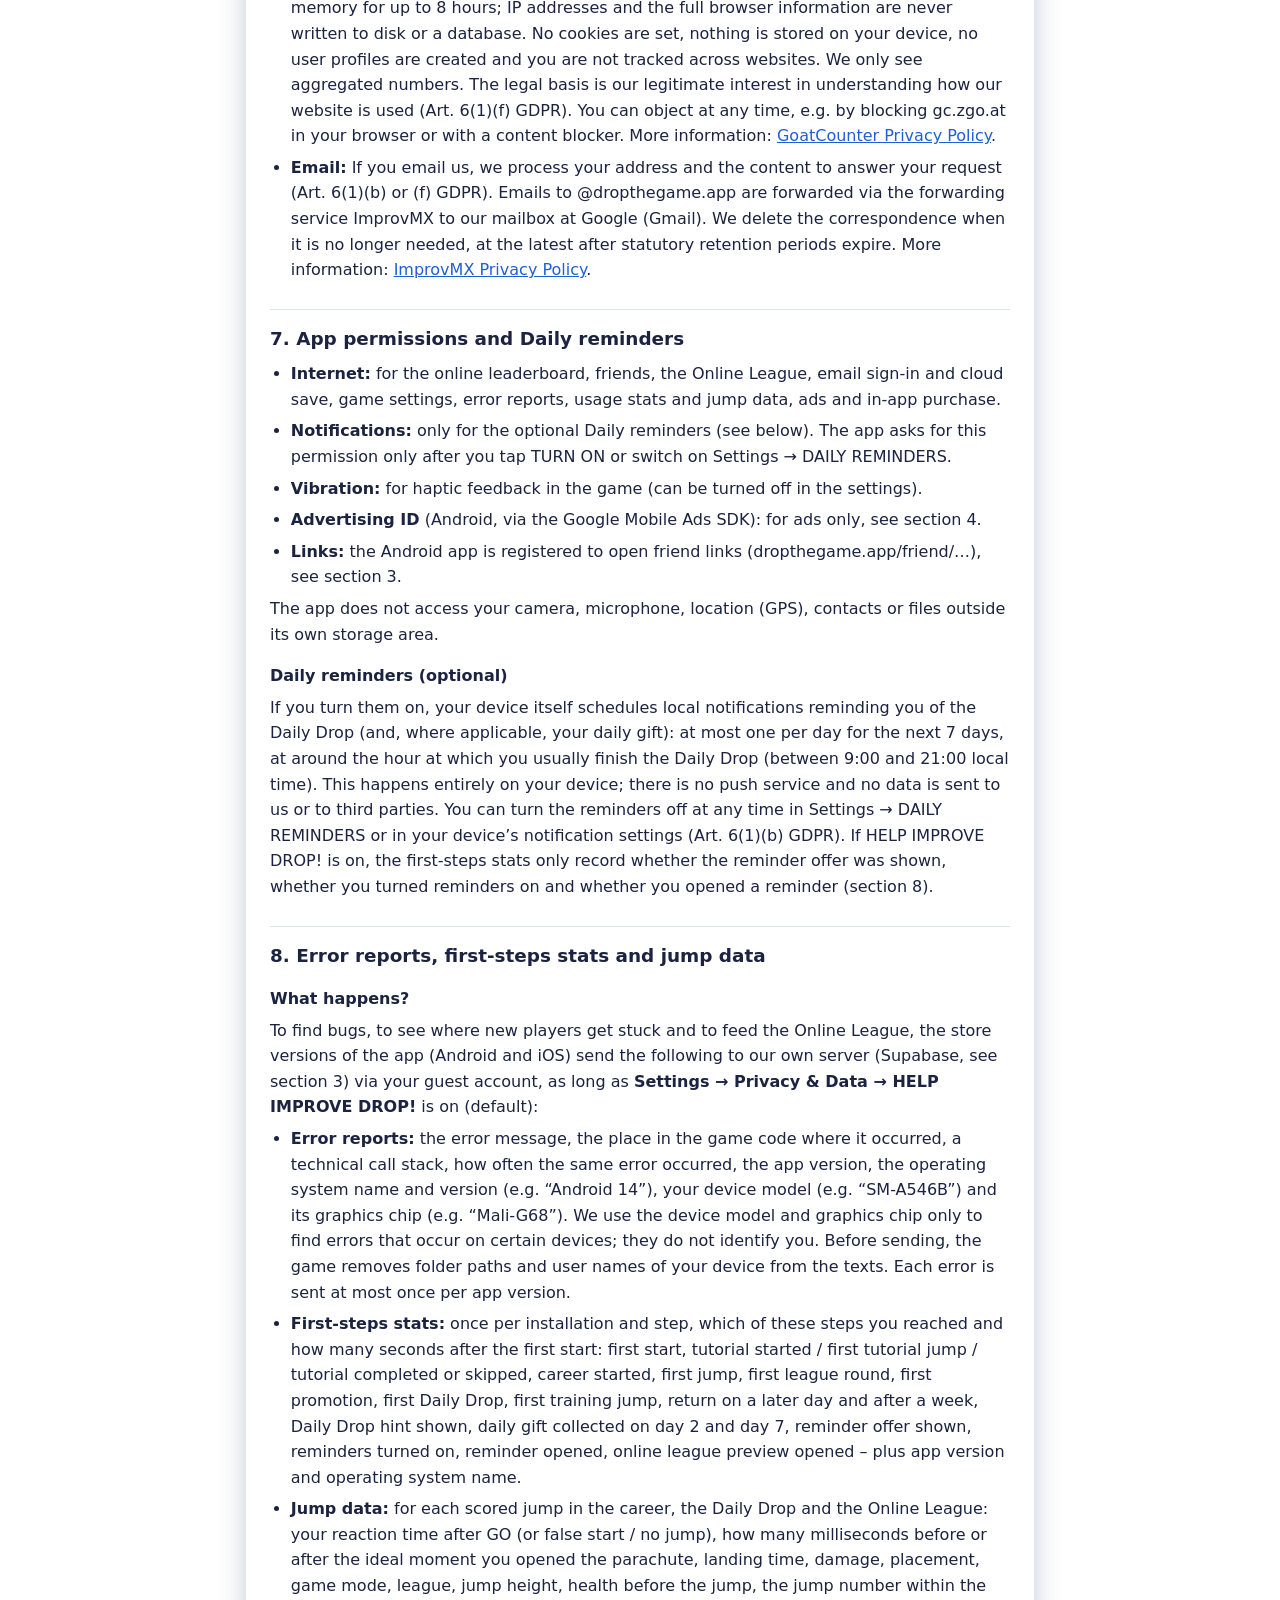
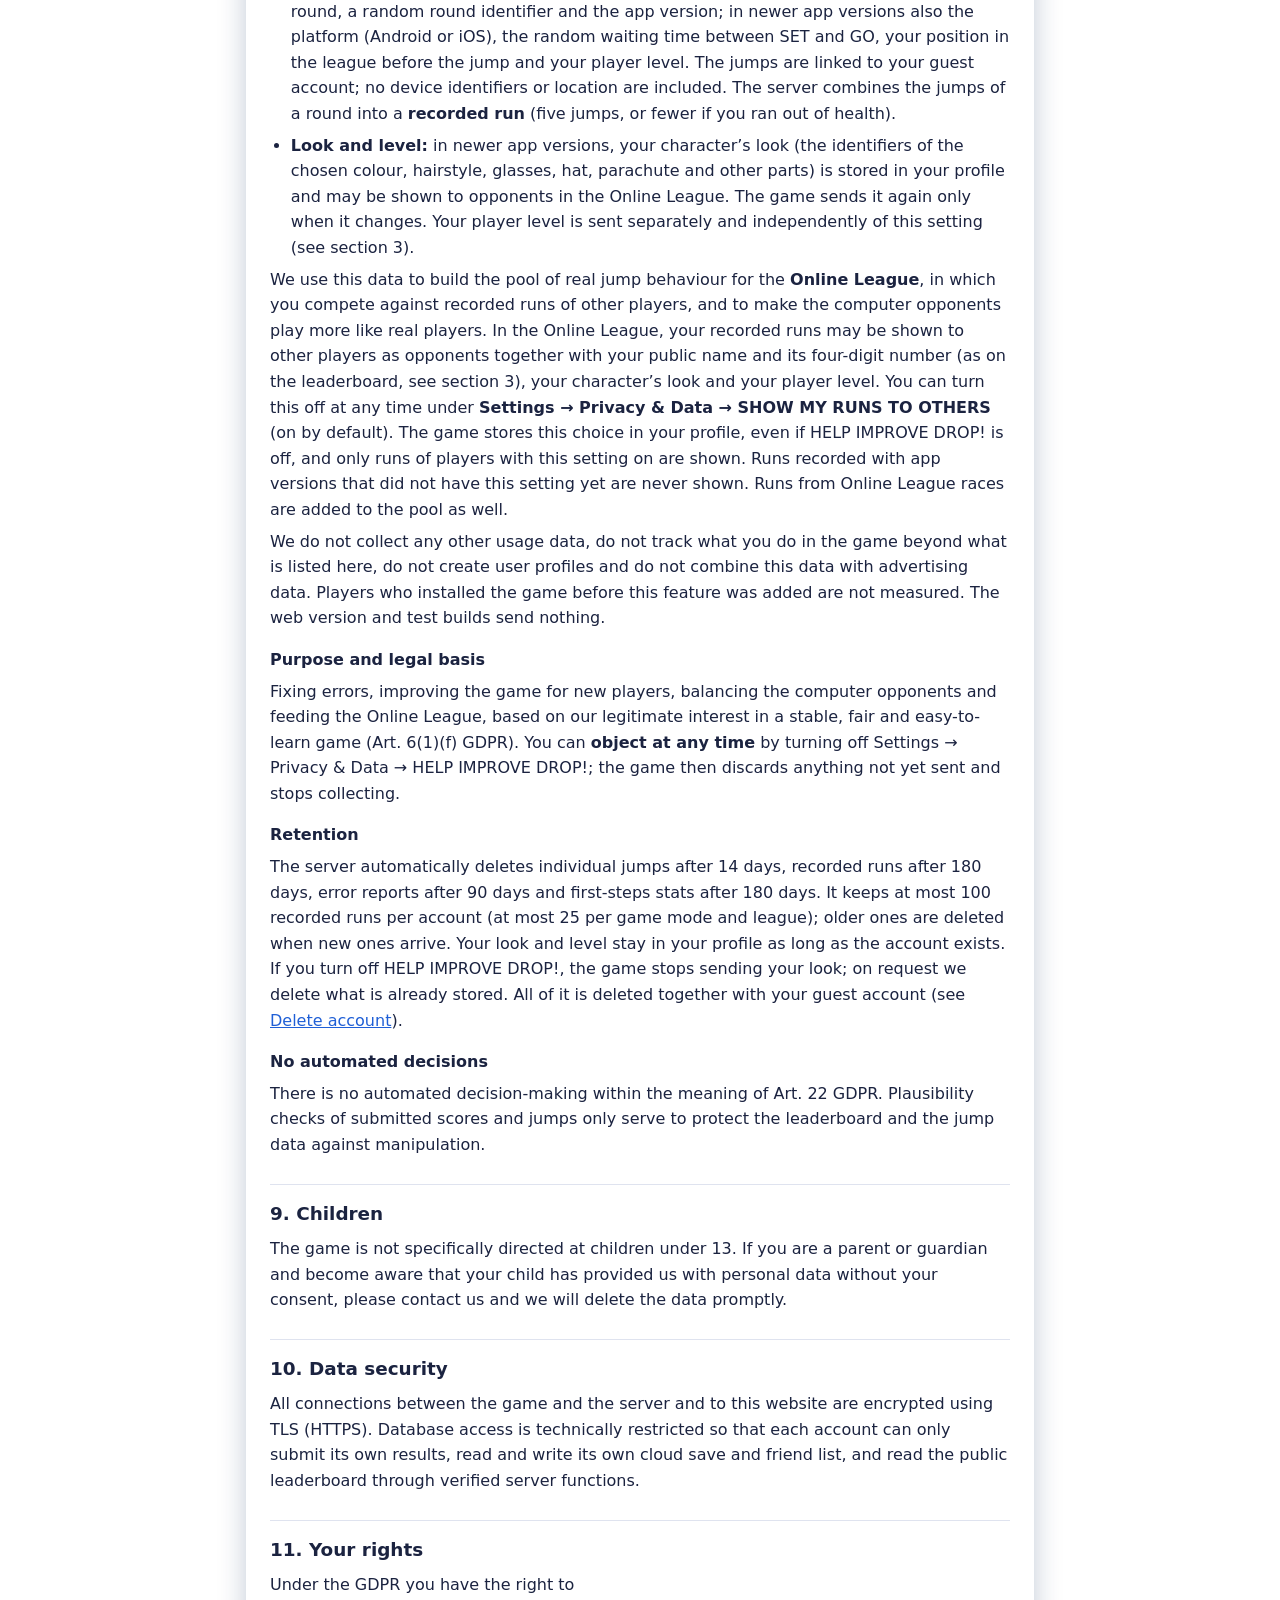
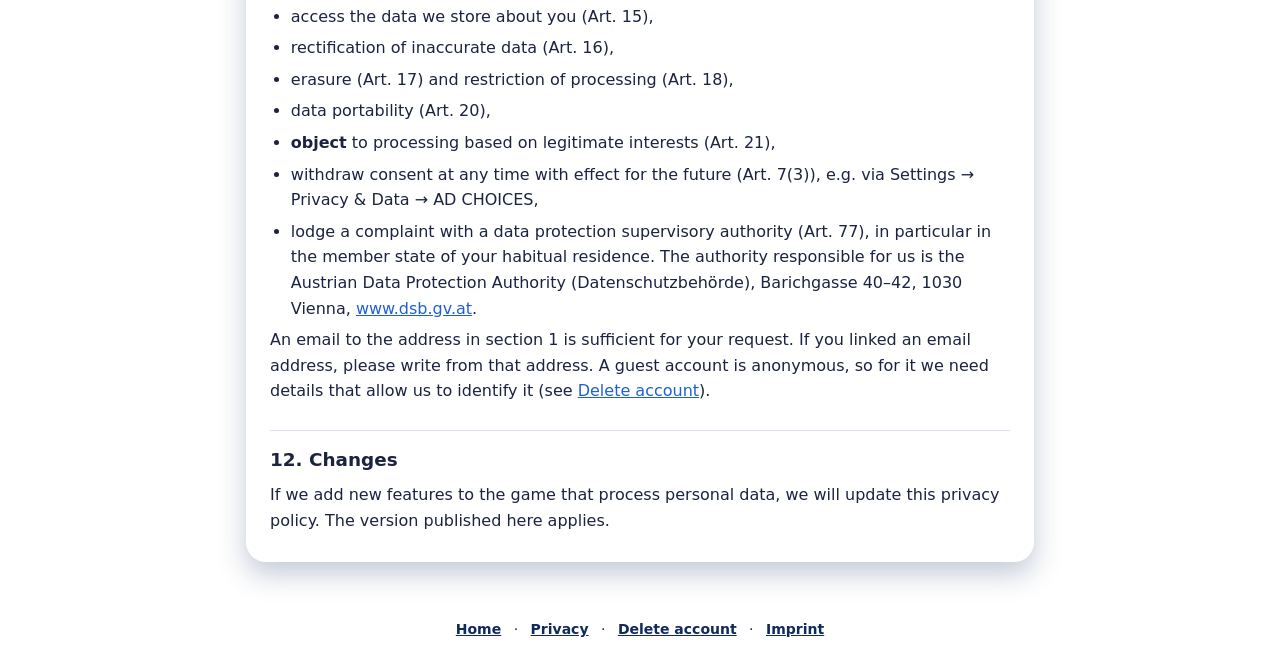
<file: privacy/index.html>
<!doctype html>
<html lang="en">
<head>
  <meta charset="utf-8">
  <meta name="viewport" content="width=device-width, initial-scale=1">
  <title>DROP! – Privacy Policy</title>
  <meta name="description" content="Privacy policy of the game DROP! (Android app, iOS app and web version).">
  <link rel="canonical" href="https://dropthegame.app/privacy/">
  <meta name="theme-color" content="#1d6fd1">
  <meta property="og:site_name" content="DROP!">
  <meta property="og:title" content="DROP! – Privacy Policy">
  <meta property="og:description" content="Privacy policy of the game DROP! (Android app, iOS app and web version).">
  <meta property="og:image" content="https://dropthegame.app/img/og-image.jpg">
  <meta property="og:url" content="https://dropthegame.app/privacy/">
  <meta property="og:type" content="website">
  <meta name="twitter:card" content="summary_large_image">
  <link rel="icon" type="image/png" sizes="32x32" href="../img/icon-32.png">
  <link rel="stylesheet" href="../legal.css">
</head>
<body>
  <div class="top">
    <a class="home" href="../"><img src="../img/logo.webp" width="432" height="432" alt="">DROP!</a>
    <nav>
      <a href="../privacy/">Privacy</a>
      <a href="../delete-account/">Delete account</a>
      <a href="../imprint/">Imprint</a>
    </nav>
  </div>

  <main>
    <section class="card" id="en" lang="en">
      <h1>Privacy Policy</h1>
      <p class="meta">Last updated: 18 November 2026 · applies to the app “DROP!” (Android and iOS, app ID com.vsterstudio.drop), the web version of the game and the website dropthegame.app.</p>

      <div class="summary">
        <h3>In short</h3>
        <ul>
          <li>Your game progress (career, statistics, achievements, crowns, look, settings) is stored <strong>on your device</strong>. Only if you choose <strong>Save Progress</strong> and enter your email address is a copy of your progress also stored on our server (cloud save).</li>
          <li>For the <strong>Daily Drop online leaderboard</strong>, the game automatically creates an anonymous guest account. A random account ID, your player name (or a random name) with a four-digit number, and your Daily results are stored on a server in the EU. Name, score and rank are visible to other players.</li>
          <li>You can add <strong>friends</strong> by sharing a friend code. Friends see your name, your Daily results and your Online League division (you can turn the last one off). There is no search for players and no chat.</li>
          <li>In the <strong>Online League</strong> you race against recorded runs of other players. Your own recorded runs may appear there as opponents (you can turn this off), and in the top division Legend your name, level and points are shown in a public ranking.</li>
          <li>The Android and iOS apps show <strong>ads via Google AdMob</strong>: ads between game sections and optional rewarded ads that you choose to watch (e.g. for crowns). Personalised ads are only shown with your consent, which you can change at any time. After buying “Remove Ads”, no more ads are shown between game sections.</li>
          <li><strong>Daily reminders</strong> are optional local notifications that your device schedules itself. They are only active if you turn them on, and no data is sent for them.</li>
          <li>With the setting <strong>HELP IMPROVE DROP!</strong> (on by default, can be turned off), the Android and iOS apps send <strong>error reports, stats about your first steps and data about your jumps</strong> (reaction time, parachute timing, result) as well as your character’s look to our own server. Your player level is sent separately because it is shown publicly in the Legend ranking. The game uses <strong>no third-party analytics or tracking services</strong> and we do not sell data. This website sets no cookies and counts page views with the privacy-friendly service GoatCounter, which does not store IP addresses or track you across websites.</li>
        </ul>
      </div>

      <h2>1. Controller</h2>
      <p>The controller responsible for data processing under the General Data Protection Regulation (GDPR) is:</p>
      <p>
        Benjamin Fauster<br>
        St. Margarethen an der Raab 395<br>
        8321 St. Margarethen an der Raab, Austria<br>
        Email: <a href="mailto:support@dropthegame.app">support@dropthegame.app</a>
      </p>
      <p>We have not appointed a data protection officer as we are not legally required to do so. For any privacy question, contact us at the email address above.</p>

      <h2>2. Data stored only on your device</h2>
      <p>The game stores the following data exclusively on your device (in the web version, in your browser’s storage):</p>
      <ul>
        <li>career save, statistics, high scores, achievements, Daily Drop, Online League and training progress</li>
        <li>crowns, unlocked and purchased cosmetics, your character’s look</li>
        <li>the optional player name you choose</li>
        <li>settings (sound, music, vibration, help improve DROP!) and tutorial status</li>
        <li>whether Daily reminders are on and the hour of day at which you usually finish the Daily Drop (see section 7)</li>
        <li>a counter for how often ads were shown and your “ad-free” status</li>
        <li>the game settings last downloaded from the server (see section 3)</li>
        <li>error reports, first-steps stats and jump data that have not been sent yet (see section 8)</li>
      </ul>
      <p>We do not receive this data – except for the data described in sections 3 and 8, and a copy of your progress if you use the optional cloud save (section 3, “Saving your progress with an email address”). Settings, reminder data, the ad counter and your “ad-free” status always stay on your device only. Uninstalling the app or clearing your browser’s site data removes it. This storage is strictly necessary to provide the game (Art. 6(1)(b) GDPR and Section 165(3) of the Austrian Telecommunications Act 2021, which does not require consent for strictly necessary storage).</p>

      <h2>3. Online features: guest account, leaderboards, friends and Online League</h2>
      <h3>What happens?</h3>
      <p>So that you can compare yourself with others on the Daily Drop leaderboard and play the Online League, the game automatically signs in to our server with an <strong>anonymous guest account</strong> when it starts. You do not need to provide an email address or any other contact details. Without an internet connection the game remains fully playable; results are sent later.</p>
      <p>In addition, the game downloads general game settings from the server once at start-up (e.g. ad intervals and the latest available version, to notify you about updates). No account is needed for this; only technical connection data is processed.</p>
      <h3>Which data?</h3>
      <ul>
        <li><strong>Account data:</strong> a randomly generated account ID, access and refresh tokens (also stored on your device), time of creation and last sign-in.</li>
        <li><strong>Public name:</strong> the player name you chose in the game. If you have not chosen one, the game assigns a random name (e.g. “Swift Owl”). The server adds a random four-digit number (e.g. “#4821”) so that players with the same name can be told apart.</li>
        <li><strong>Friend code and friends:</strong> a random six-character friend code for your account, the accounts you are friends with and when you became friends, and how many times per day you tried to add a friend (to prevent guessing codes).</li>
        <li><strong>Daily results:</strong> date and version of the daily challenge, score and details of the attempt (points per jump, placement, number of perfect landings, best reaction time, false starts, crashes, daily twist, an attempt identifier), number of submissions and time.</li>
        <li><strong>Player level:</strong> your player level (a number from 1 upwards). The game sends it to your profile whenever it changes, independently of the setting HELP IMPROVE DROP!, because it is shown publicly next to your name (see “Who sees what?”).</li>
        <li><strong>Legend ranking (Online League):</strong> once you reach the top league (Legend), the game reports your Legend points to the server together with the time of the report. When you drop out of Legend, the entry is deleted. Only players who played in the last 14 days are ranked.</li>
        <li><strong>League status (Online League):</strong> your current league and division, the highest one you have reached, and how many league races you have played and won, together with the time of the last update. Unless you turn off <strong>SHOW MY LEAGUE TO FRIENDS</strong> (Settings → Friends), the game sends this after each race and when you open the league screen, independently of HELP IMPROVE DROP!. With that setting off, it is sent only if HELP IMPROVE DROP! is on, and then only for our statistics.</li>
        <li><strong>League races:</strong> for a league race the game loads recorded runs of other players from the server (see “Online League and recorded runs as opponents” below). The server counts how often each recorded run was used as an opponent, and after a race the game reports which of these runs won. Nothing else about your own race is sent unless HELP IMPROVE DROP! is on (section 8).</li>
        <li><strong>Technical connection data:</strong> with every request the server processes your IP address, date and time and technical information about your device or browser (e.g. user agent). We use this only to establish the connection and to prevent abuse (e.g. mass account creation); it is not combined with your game profile.</li>
      </ul>
      <h3>Who sees what?</h3>
      <p>On the leaderboard, your public name with its four-digit number, score and rank are visible to all players. Your friends additionally see you in their friend list and on the friends leaderboard (name, number, Daily score and rank among friends). On the Legend ranking of the Online League, all players see your public name with its four-digit number, your player level and your Legend points and rank. Your friends additionally see your current league and division on the league ladder (unless you turned off SHOW MY LEAGUE TO FRIENDS). Players who race against your recorded runs see your public name, your character’s look and your player level (see “Online League and recorded runs as opponents” below and section 8). Your account ID, friend code, email address, cloud save, game details and technical data are not public. Please do not choose a player name that contains your full real name or other personal information.</p>
      <h3>Friends (optional)</h3>
      <p>Every account has a friend code. When someone enters your code in the game, you both become friends; sharing your code is up to you. There is no way to search for players by name and no chat. You can remove a friend at any time in the game (Daily Drop → Friends); the friendship is then deleted for both of you. Each player can have up to 50 friends. You can also get a new code; the old one then stops working and your friends stay.</p>
      <p>To share your code, the game opens your device’s share menu (or copies the code) with a short text and a link of the form dropthegame.app/friend/?c=CODE. You decide where to send it; we receive nothing about this. When someone opens such a link on Android, the game opens with the code already filled in – the friend is only added after tapping ADD. When you open a friend link, the game asks our server for the name and number that belong to that code and shows them to you before you decide; this counts towards the daily limit of attempts. The game reads your clipboard only when you tap PASTE. Sharing your Daily result works the same way via the share menu.</p>
      <h3>Online League and recorded runs as opponents</h3>
      <p>The Online League is a race of five jumps against three opponents. Opponents are <strong>recorded runs of real players</strong>; in some leagues the game fills free places with computer opponents, which are marked <strong>BOT</strong>. A recorded run contains only jump behaviour (reaction time, parachute timing and result of each jump), no messages and no location. It is shown together with the player’s public name, character look and level. Your runs are only used this way if <strong>Settings → Privacy &amp; Data → SHOW MY RUNS TO OTHERS</strong> is on (default), they were recorded with app version 43 or newer, and you never face your own runs. You can turn the setting off at any time; from then on your runs are no longer offered as opponents. Your league progress is part of your cloud save if you use Save Progress.</p>
      <h3>Saving your progress with an email address (optional)</h3>
      <p>Under <strong>Settings → Save Progress</strong> you can link your account to an email address, so that you can get your progress back on another device or after reinstalling. You do not need a password: the game asks our server to send a six-digit code to your email address, and you enter it in the game. Your account keeps its ID, name, leaderboard entries and friends.</p>
      <ul>
        <li><strong>Account data:</strong> your email address, whether and when it was confirmed, and the one-time codes (stored only in hashed form and valid for 10 minutes).</li>
        <li><strong>Cloud save:</strong> a copy of your game progress files (career, level and XP, crowns and unlocked cosmetics, your character’s look and player name, achievements, statistics, Daily Drop, Online League and training progress, tutorial status), a short summary (level and crowns) to compare it with the progress on another device, a version counter and the time of the last upload. The game uploads the cloud save when your progress changes and when the app goes into the background. Settings, reminder data, ad data and purchases are not part of the cloud save; “Remove Ads” is restored via Google Play or the App Store.</li>
        <li><strong>Sending the code:</strong> to send the email we use <strong>Brevo</strong> (Sendinblue SAS, 106 boulevard Haussmann, 75008 Paris, France) as a processor. Brevo receives your email address and the content of the email and keeps technical sending logs (e.g. delivery status) for a limited time. Brevo is based in the EU and processes data mainly in the EU; a data processing agreement is in place (Art. 28 GDPR). More information: <a href="https://www.brevo.com/legal/privacypolicy/" rel="noopener">Brevo Privacy Policy</a>.</li>
      </ul>
      <p>Logging out on a device (Settings → Account → Log out) only removes the sign-in from that device; your account, email address and cloud save stay on the server. If you log in on a device that already has its own progress, the game asks you which progress to keep; the other one is replaced. If that device was using a guest account, its Daily results and friends are moved into your account and the guest account is deleted. We use your email address only to send you sign-in codes, not for newsletters or advertising.</p>
      <h3>Purpose and legal basis</h3>
      <p>Providing the online leaderboard, friends, the Online League with its Legend ranking and recorded opponents, the optional email sign-in with cloud save and game settings as part of the game (Art. 6(1)(b) GDPR); security, fraud and abuse prevention (e.g. checking unrealistic scores, rate limiting) based on our legitimate interest in fair and stable gameplay (Art. 6(1)(f) GDPR).</p>
      <h3>Service provider</h3>
      <p>We use the database and authentication service <strong>Supabase</strong> (Supabase Inc., 970 Toa Payoh North #07-04, Singapore 318992) as a processor. Data is stored in a data centre in the EU (Ireland, Amazon Web Services). Access from third countries (e.g. by Supabase support) cannot be ruled out; a data processing agreement and EU Standard Contractual Clauses are in place (Art. 46(2)(c) GDPR). More information: <a href="https://supabase.com/privacy" rel="noopener">supabase.com/privacy</a>.</p>
      <h3>Retention and deletion</h3>
      <p>We keep the account, its email address, cloud save, friendships, league status and leaderboard entries for as long as the account exists. Your Legend ranking entry is deleted when you drop out of Legend and is no longer shown after 14 days without play; your league status is shown to friends for 30 days after its last update. Technical log data is kept by the provider only briefly for operation and security and then deleted automatically. You can delete your account including all leaderboard entries, friendships, your email address and your cloud save at any time in the game (Settings → Delete account, at the bottom of the page) or request deletion by email – see <a href="../delete-account/">Delete account</a> for how. We confirm deletion requests by email within one month.</p>

      <h2>4. Advertising with Google AdMob (Android and iOS apps)</h2>
      <p>The apps are financed by ads. For this we use <strong>Google AdMob</strong> by Google Ireland Limited, Gordon House, Barrow Street, Dublin 4, Ireland (“Google”). There are two kinds of ads:</p>
      <ul>
        <li><strong>Interstitial ads</strong> between game sections (e.g. after a league round or a Daily Drop).</li>
        <li><strong>Rewarded ads</strong> that you choose to watch, e.g. for extra crowns, to continue a career after running out of health or to keep your division in the Online League. The game only learns from Google whether you watched the ad to the end, so that it can give you the reward.</li>
      </ul>
      <p>The web version shows no ads.</p>
      <h3>Consent</h3>
      <p>On first launch in the EU, EEA, United Kingdom and Switzerland, the app shows a consent dialog (Google User Messaging Platform). There you decide whether Google and its ad partners may store or access information on your device and show personalised ads. You can change or withdraw your choice at any time in the app under <strong>Settings → Privacy &amp; Data → AD CHOICES</strong>.</p>
      <h3>Data processed</h3>
      <p>Google processes in particular your device’s advertising ID (unless you have reset or deleted it), your IP address (and an approximate location derived from it), device type, operating system, app information and information about ads shown and clicked. On iOS, the app does not ask for permission to track you across apps (App Tracking Transparency), so Google does not receive your device’s advertising identifier (IDFA).</p>
      <h3>Purpose and legal basis</h3>
      <ul>
        <li>Personalised ads and storing or accessing information on your device for advertising only with your consent (Art. 6(1)(a) GDPR, Section 165(3) Austrian Telecommunications Act 2021).</li>
        <li>Without consent, Google shows non-personalised or limited ads, processing data only to the extent Google needs for ad delivery, frequency capping and fraud and abuse detection. The legal basis is our legitimate interest in financing the free game (Art. 6(1)(f) GDPR).</li>
      </ul>
      <h3>Recipients and international transfers</h3>
      <p>Google may transfer data to Google LLC (USA). Google LLC is certified under the EU-US Data Privacy Framework (European Commission adequacy decision, Art. 45 GDPR); EU Standard Contractual Clauses also apply. Our cooperation with Google is governed by Google’s Controller-Controller Data Protection Terms. More information:</p>
      <ul>
        <li><a href="https://policies.google.com/privacy" rel="noopener">Google Privacy Policy</a></li>
        <li><a href="https://policies.google.com/technologies/partner-sites" rel="noopener">How Google uses information from apps that use its services</a></li>
        <li><a href="https://support.google.com/admob/answer/6128543" rel="noopener">Ad partners and data use in AdMob</a></li>
      </ul>
      <p>Independently of this, you can reset or delete your advertising ID in the Android settings (Google → Ads).</p>
      <h3>Ad-free</h3>
      <p>After purchasing “Remove Ads”, the app no longer shows ads between game sections. So that you can still choose to watch rewarded ads, the app continues to start AdMob and load rewarded ads; the data described above is then processed for these. If rewarded ads are switched off in the game, the app does not start AdMob at all.</p>

      <h2>5. In-app purchase via Google Play and the App Store</h2>
      <p>The “Remove Ads” purchase is processed by Google Play (Google Ireland Limited) using the Google Play Billing system, or on iOS by the Apple App Store (Apple Distribution International Ltd., Hollyhill Industrial Estate, Hollyhill, Cork, Ireland). We do not receive any payment data. The app only receives information from Google or Apple on whether and which product was purchased, a purchase token or transaction ID and the purchase status; it uses this to unlock ad-free play, confirm the purchase and restore it after reinstalling (Art. 6(1)(b) GDPR). If you have a guest account (section 3), the Android app also passes an identifier derived from it (a one-way hash) to Google Play when you buy. Google stores it with the order so that we can link a purchase to your account for support requests, refunds or payment problems (Art. 6(1)(b) and (f) GDPR). It contains no name, email address or payment data. Payment processing is governed by the <a href="https://policies.google.com/privacy" rel="noopener">Google Privacy Policy</a> or the <a href="https://www.apple.com/legal/privacy/" rel="noopener">Apple Privacy Policy</a>.</p>

      <h2>6. Download, hosting and email</h2>
      <ul>
        <li><strong>Google Play and App Store:</strong> When you download and update the app, Google or Apple processes data about your account and device as an independent controller. We have no influence on this.</li>
        <li><strong>Web version:</strong> The web version is provided via the itch.io platform (Itch Corp, USA). When you open the page, itch.io processes data such as your IP address as an independent controller; the <a href="https://itch.io/docs/legal/privacy-policy" rel="noopener">itch.io Privacy Policy</a> applies. The game stores save data in your browser’s local storage.</li>
        <li><strong>This website:</strong> dropthegame.app is served via GitHub Pages (GitHub Inc., 88 Colin P. Kelly Jr. Street, San Francisco, CA 94107, USA). When you visit, GitHub processes your IP address and technical access data (e.g. time, page requested, browser) in server logs to deliver the site and protect it against attacks (Art. 6(1)(f) GDPR). GitHub is certified under the EU-US Data Privacy Framework (Art. 45 GDPR). More information: <a href="https://docs.github.com/site-policy/privacy-policies/github-general-privacy-statement" rel="noopener">GitHub Privacy Statement</a>. The website uses no cookies.</li>
        <li><strong>Visitor statistics on this website:</strong> To know how many people visit dropthegame.app and which pages are read, the website counts page views with <strong>GoatCounter</strong> (goatcounter.com, an open-source web analytics service operated by Martin Tournoij, Ireland; servers of Hetzner Online GmbH in Germany and Finland). When a page loads, your browser fetches a small script from gc.zgo.at and sends the page address and title (on the friend page only “/friend/”, so friend codes are never sent), the referring page, screen width, language, browser and operating system, and your IP address as part of the connection. GoatCounter derives the approximate location (country) from the IP address and reduces the browser information to browser and system names. To count unique visits, it keeps IP address and browser information linked to a random ID in memory for up to 8 hours; IP addresses and the full browser information are never written to disk or a database. No cookies are set, nothing is stored on your device, no user profiles are created and you are not tracked across websites. We only see aggregated numbers. The legal basis is our legitimate interest in understanding how our website is used (Art. 6(1)(f) GDPR). You can object at any time, e.g. by blocking gc.zgo.at in your browser or with a content blocker. More information: <a href="https://www.goatcounter.com/help/privacy" rel="noopener">GoatCounter Privacy Policy</a>.</li>
        <li><strong>Email:</strong> If you email us, we process your address and the content to answer your request (Art. 6(1)(b) or (f) GDPR). Emails to @dropthegame.app are forwarded via the forwarding service ImprovMX to our mailbox at Google (Gmail). We delete the correspondence when it is no longer needed, at the latest after statutory retention periods expire. More information: <a href="https://improvmx.com/privacy/" rel="noopener">ImprovMX Privacy Policy</a>.</li>
      </ul>

      <h2>7. App permissions and Daily reminders</h2>
      <ul>
        <li><strong>Internet:</strong> for the online leaderboard, friends, the Online League, email sign-in and cloud save, game settings, error reports, usage stats and jump data, ads and in-app purchase.</li>
        <li><strong>Notifications:</strong> only for the optional Daily reminders (see below). The app asks for this permission only after you tap TURN ON or switch on Settings → DAILY REMINDERS.</li>
        <li><strong>Vibration:</strong> for haptic feedback in the game (can be turned off in the settings).</li>
        <li><strong>Advertising ID</strong> (Android, via the Google Mobile Ads SDK): for ads only, see section 4.</li>
        <li><strong>Links:</strong> the Android app is registered to open friend links (dropthegame.app/friend/…), see section 3.</li>
      </ul>
      <p>The app does not access your camera, microphone, location (GPS), contacts or files outside its own storage area.</p>
      <h3>Daily reminders (optional)</h3>
      <p>If you turn them on, your device itself schedules local notifications reminding you of the Daily Drop (and, where applicable, your daily gift): at most one per day for the next 7 days, at around the hour at which you usually finish the Daily Drop (between 9:00 and 21:00 local time). This happens entirely on your device; there is no push service and no data is sent to us or to third parties. You can turn the reminders off at any time in Settings → DAILY REMINDERS or in your device’s notification settings (Art. 6(1)(b) GDPR). If HELP IMPROVE DROP! is on, the first-steps stats only record whether the reminder offer was shown, whether you turned reminders on and whether you opened a reminder (section 8).</p>

      <h2>8. Error reports, first-steps stats and jump data</h2>
      <h3>What happens?</h3>
      <p>To find bugs, to see where new players get stuck and to feed the Online League, the store versions of the app (Android and iOS) send the following to our own server (Supabase, see section 3) via your guest account, as long as <strong>Settings → Privacy &amp; Data → HELP IMPROVE DROP!</strong> is on (default):</p>
      <ul>
        <li><strong>Error reports:</strong> the error message, the place in the game code where it occurred, a technical call stack, how often the same error occurred, the app version, the operating system name and version (e.g. “Android 14”), your device model (e.g. “SM-A546B”) and its graphics chip (e.g. “Mali-G68”). We use the device model and graphics chip only to find errors that occur on certain devices; they do not identify you. Before sending, the game removes folder paths and user names of your device from the texts. Each error is sent at most once per app version.</li>
        <li><strong>First-steps stats:</strong> once per installation and step, which of these steps you reached and how many seconds after the first start: first start, tutorial started / first tutorial jump / tutorial completed or skipped, career started, first jump, first league round, first promotion, first Daily Drop, first training jump, return on a later day and after a week, Daily Drop hint shown, daily gift collected on day 2 and day 7, reminder offer shown, reminders turned on, reminder opened, online league preview opened – plus app version and operating system name.</li>
        <li><strong>Jump data:</strong> for each scored jump in the career, the Daily Drop and the Online League: your reaction time after GO (or false start / no jump), how many milliseconds before or after the ideal moment you opened the parachute, landing time, damage, placement, game mode, league, jump height, health before the jump, the jump number within the round, a random round identifier and the app version; in newer app versions also the platform (Android or iOS), the random waiting time between SET and GO, your position in the league before the jump and your player level. The jumps are linked to your guest account; no device identifiers or location are included. The server combines the jumps of a round into a <strong>recorded run</strong> (five jumps, or fewer if you ran out of health).</li>
        <li><strong>Look and level:</strong> in newer app versions, your character’s look (the identifiers of the chosen colour, hairstyle, glasses, hat, parachute and other parts) is stored in your profile and may be shown to opponents in the Online League. The game sends it again only when it changes. Your player level is sent separately and independently of this setting (see section 3).</li>
      </ul>
      <p>We use this data to build the pool of real jump behaviour for the <strong>Online League</strong>, in which you compete against recorded runs of other players, and to make the computer opponents play more like real players. In the Online League, your recorded runs may be shown to other players as opponents together with your public name and its four-digit number (as on the leaderboard, see section 3), your character’s look and your player level. You can turn this off at any time under <strong>Settings → Privacy &amp; Data → SHOW MY RUNS TO OTHERS</strong> (on by default). The game stores this choice in your profile, even if HELP IMPROVE DROP! is off, and only runs of players with this setting on are shown. Runs recorded with app versions that did not have this setting yet are never shown. Runs from Online League races are added to the pool as well.</p>
      <p>We do not collect any other usage data, do not track what you do in the game beyond what is listed here, do not create user profiles and do not combine this data with advertising data. Players who installed the game before this feature was added are not measured. The web version and test builds send nothing.</p>
      <h3>Purpose and legal basis</h3>
      <p>Fixing errors, improving the game for new players, balancing the computer opponents and feeding the Online League, based on our legitimate interest in a stable, fair and easy-to-learn game (Art. 6(1)(f) GDPR). You can <strong>object at any time</strong> by turning off Settings → Privacy &amp; Data → HELP IMPROVE DROP!; the game then discards anything not yet sent and stops collecting.</p>
      <h3>Retention</h3>
      <p>The server automatically deletes individual jumps after 14 days, recorded runs after 180 days, error reports after 90 days and first-steps stats after 180 days. It keeps at most 100 recorded runs per account (at most 25 per game mode and league); older ones are deleted when new ones arrive. Your look and level stay in your profile as long as the account exists. If you turn off HELP IMPROVE DROP!, the game stops sending your look; on request we delete what is already stored. All of it is deleted together with your guest account (see <a href="../delete-account/">Delete account</a>).</p>
      <h3>No automated decisions</h3>
      <p>There is no automated decision-making within the meaning of Art. 22 GDPR. Plausibility checks of submitted scores and jumps only serve to protect the leaderboard and the jump data against manipulation.</p>

      <h2>9. Children</h2>
      <p>The game is not specifically directed at children under 13. If you are a parent or guardian and become aware that your child has provided us with personal data without your consent, please contact us and we will delete the data promptly.</p>

      <h2>10. Data security</h2>
      <p>All connections between the game and the server and to this website are encrypted using TLS (HTTPS). Database access is technically restricted so that each account can only submit its own results, read and write its own cloud save and friend list, and read the public leaderboard through verified server functions.</p>

      <h2>11. Your rights</h2>
      <p>Under the GDPR you have the right to</p>
      <ul>
        <li>access the data we store about you (Art. 15),</li>
        <li>rectification of inaccurate data (Art. 16),</li>
        <li>erasure (Art. 17) and restriction of processing (Art. 18),</li>
        <li>data portability (Art. 20),</li>
        <li><strong>object</strong> to processing based on legitimate interests (Art. 21),</li>
        <li>withdraw consent at any time with effect for the future (Art. 7(3)), e.g. via Settings → Privacy &amp; Data → AD CHOICES,</li>
        <li>lodge a complaint with a data protection supervisory authority (Art. 77), in particular in the member state of your habitual residence. The authority responsible for us is the Austrian Data Protection Authority (Datenschutzbehörde), Barichgasse 40–42, 1030 Vienna, <a href="https://www.dsb.gv.at" rel="noopener">www.dsb.gv.at</a>.</li>
      </ul>
      <p>An email to the address in section 1 is sufficient for your request. If you linked an email address, please write from that address. A guest account is anonymous, so for it we need details that allow us to identify it (see <a href="../delete-account/">Delete account</a>).</p>

      <h2>12. Changes</h2>
      <p>If we add new features to the game that process personal data, we will update this privacy policy. The version published here applies.</p>
    </section>
  </main>

  <footer>
    <a href="../">Home</a> · <a href="../privacy/">Privacy</a> · <a href="../delete-account/">Delete account</a> · <a href="../imprint/">Imprint</a>
  </footer>
  <!-- Besucherzähler GoatCounter: ohne Cookies, speichert keine IP-Adressen (siehe /privacy/, Abschnitt 6). -->
  <script data-goatcounter="https://dropthegame.goatcounter.com/count" async src="https://gc.zgo.at/count.js"></script>
</body>
</html>
</file>
<file: legal.css>
/* Gemeinsamer Stil für Datenschutz, Konto löschen und Impressum */
:root {
  --sky-top: #1556c4;
  --sky-low: #bfe4ff;
  --card: #ffffff;
  --text: #1b2340;
  --muted: #5b6380;
  --accent: #1f5fd6;
  --line: #dfe3ef;
  --soft: #f1f5fd;
  --gold: #ffd23a;
}
@media (prefers-color-scheme: dark) {
  :root {
    --card: #161d38;
    --text: #e6e9f5;
    --muted: #a2a9c6;
    --accent: #8fb3ff;
    --line: #2a3358;
    --soft: #0f1630;
  }
}
* { margin: 0; padding: 0; box-sizing: border-box; }
body {
  font: 16px/1.6 system-ui, -apple-system, "Segoe UI", Roboto, Arial, sans-serif;
  color: var(--text);
  background: linear-gradient(180deg, var(--sky-top) 0%, #3f97ea 40%, var(--sky-low) 100%);
  background-attachment: fixed;
  min-height: 100vh;
}
.top {
  max-width: 820px;
  margin: 0 auto;
  padding: 20px 16px 8px;
  display: flex;
  align-items: center;
  justify-content: space-between;
  gap: 12px;
}
.top a.home { display: flex; align-items: center; gap: 10px; color: #fff; text-decoration: none; font-weight: 900; font-size: 20px; }
.top a.home img { width: 56px; height: 56px; filter: drop-shadow(0 4px 8px rgba(0, 0, 0, 0.25)); }
.top nav { display: flex; gap: 8px; flex-wrap: wrap; justify-content: flex-end; }
.top nav a {
  padding: 6px 14px;
  border-radius: 999px;
  background: rgba(15, 42, 92, 0.75);
  color: #fff;
  text-decoration: none;
  font-weight: 700;
  font-size: 14px;
}
@media (max-width: 560px) {
  .top { flex-wrap: wrap; }
  .top nav { width: 100%; justify-content: flex-start; }
}
main { max-width: 820px; margin: 0 auto; padding: 8px 16px 48px; }
.card {
  background: var(--card);
  border-radius: 20px;
  padding: 8px 24px 28px;
  margin-top: 16px;
  box-shadow: 0 12px 28px rgba(15, 42, 92, 0.25);
}
@media (max-width: 520px) { .card { padding: 4px 16px 22px; } }
h1 { font-size: clamp(26px, 6vw, 34px); line-height: 1.2; margin: 20px 0 4px; }
h2 { font-size: 1.15rem; margin: 26px 0 8px; padding-top: 14px; border-top: 1px solid var(--line); }
h3 { font-size: 1rem; margin: 16px 0 4px; }
p, li { overflow-wrap: anywhere; margin-top: 6px; }
ul, ol { padding-left: 1.3em; }
a { color: var(--accent); }
.meta { color: var(--muted); font-size: 0.9rem; }
.summary { background: var(--soft); border-radius: 12px; padding: 12px 16px; margin-top: 14px; }
.lang { display: flex; gap: 10px; margin-top: 12px; flex-wrap: wrap; }
.lang a {
  padding: 4px 14px;
  border: 1px solid var(--line);
  border-radius: 999px;
  text-decoration: none;
  font-size: 14px;
}
footer { text-align: center; color: #0f2a5c; font-size: 14px; padding: 8px 16px 32px; }
footer a { color: inherit; font-weight: 700; margin: 0 8px; }
</file>
